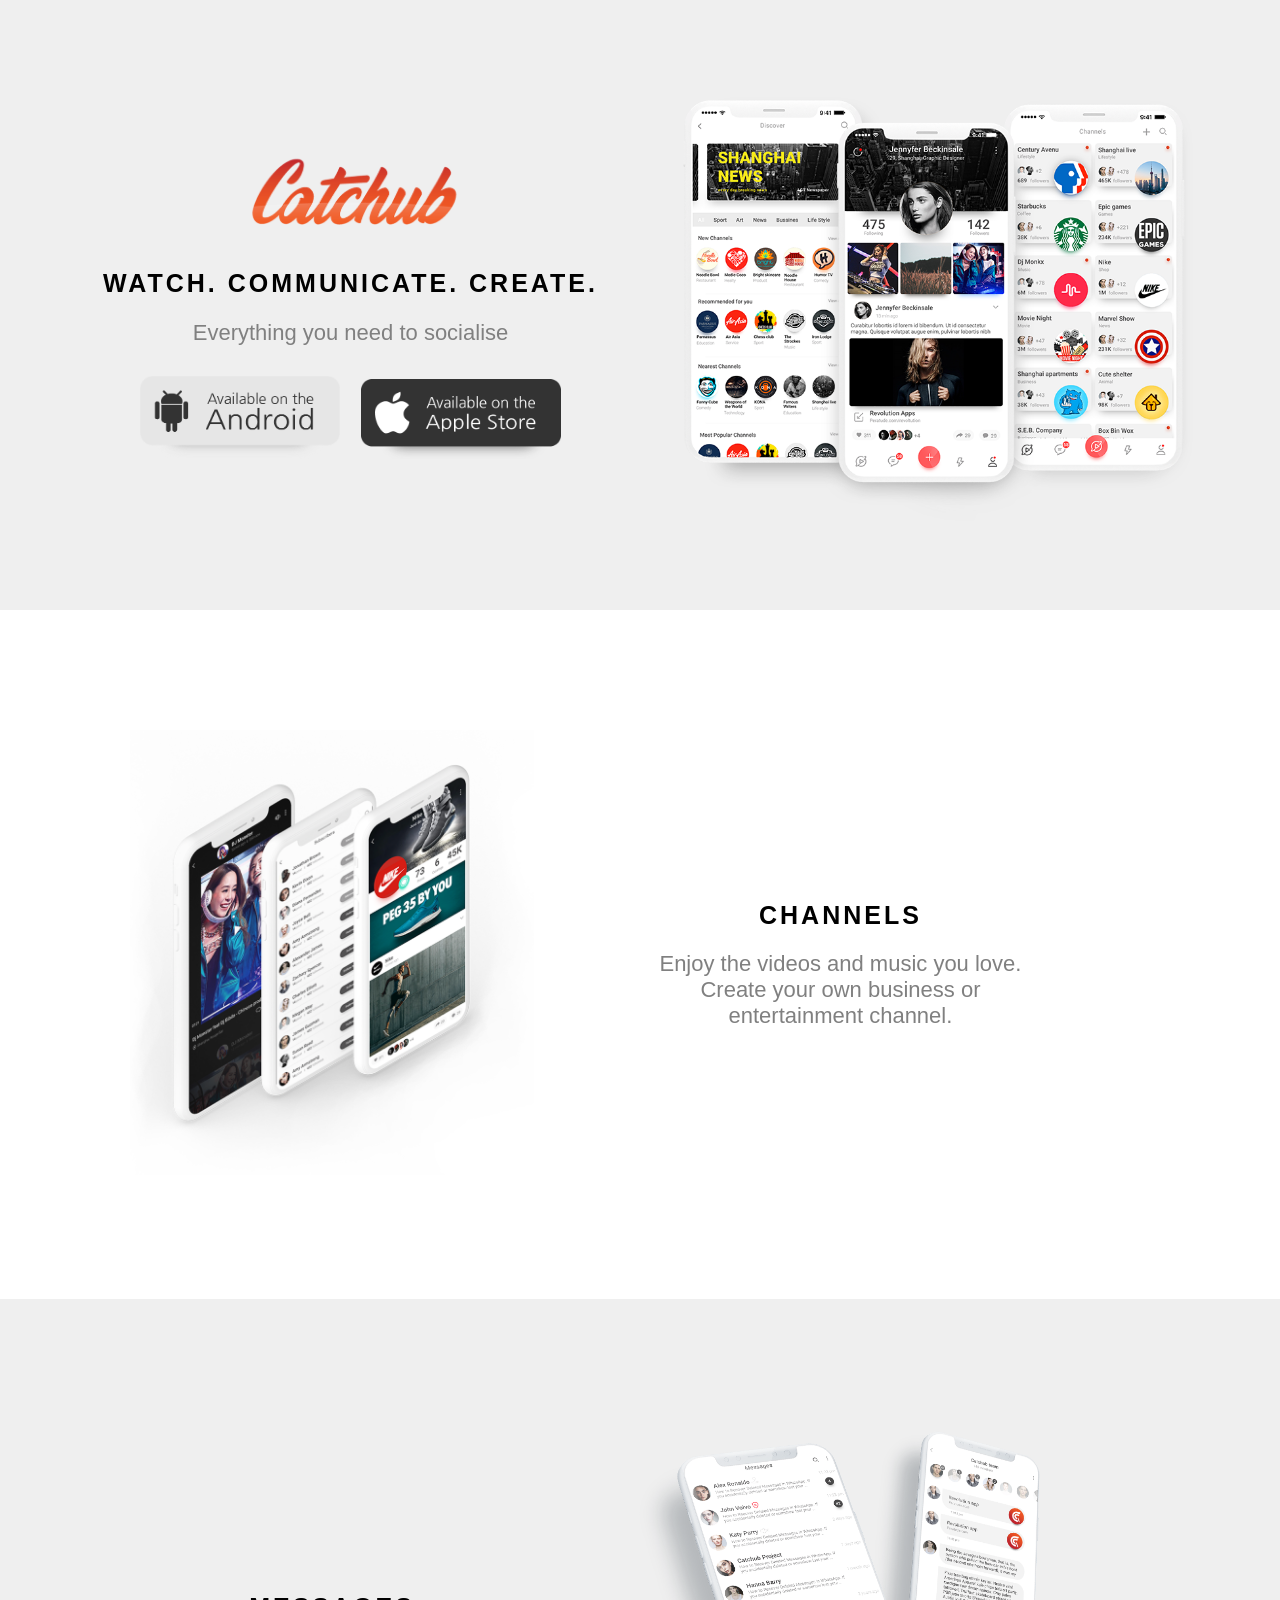
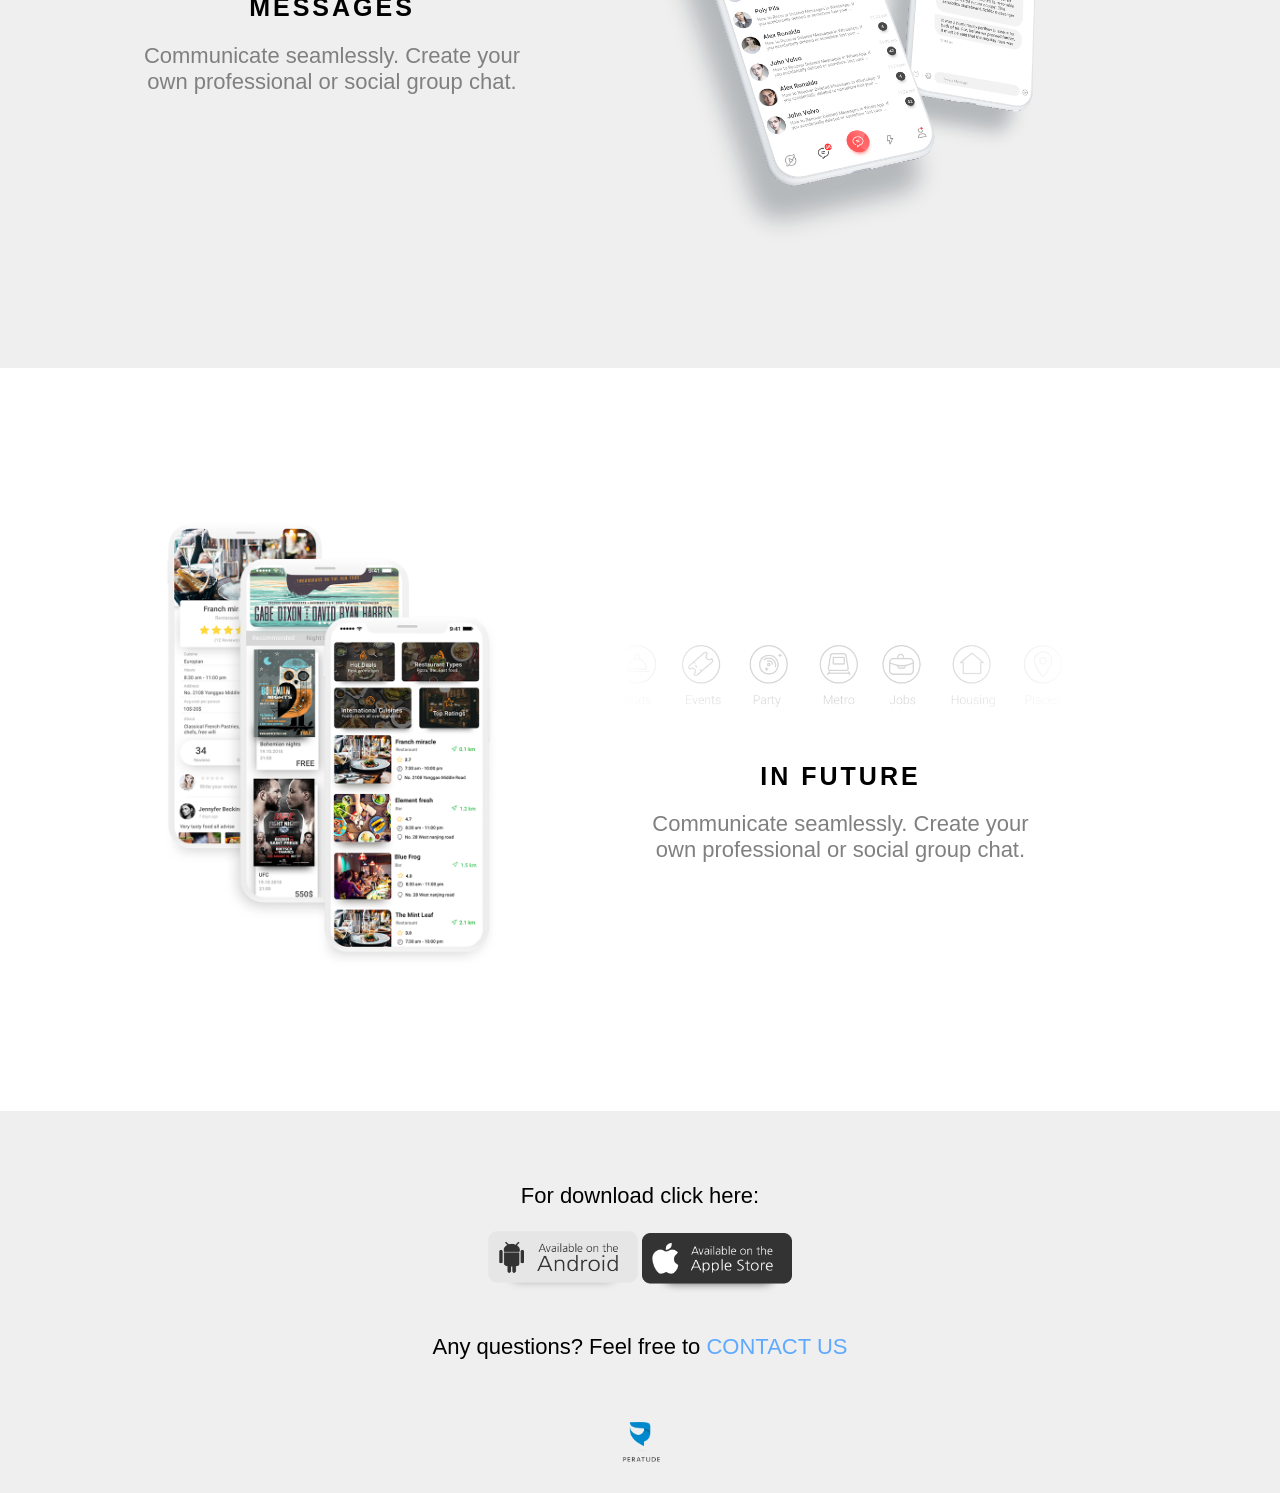
<file: Task1/index.html>
<!DOCTYPE html>
<html>
<head>
<title>Catchub</title>

    <style>
        body{
            margin:0;
            font-family:Arial;
        }

        .hero{
            background: #eeeeeeee;
            padding:60px;
        }

        .hero table{
            width:100%;
        }

        .hero img{
            max-width:100%;
        }

        .logo img{
            display: block;
            margin: auto;
        }

        h1,h2{
            font-size:25px;
            text-align:center;
            letter-spacing:3px;
            font-weight:600;
        }

        p{
            font-size:22px;
            text-align:center;
            color:gray;
        }

        .buttons img{
            width:200px;
            margin:8px;
        }

        .buttons{    
            text-align:center;
        }

        .section{
            padding: 120px 80px;
        }

        .gray{
            background:#eeeeeeee;
        }

        .content{
            width:45%;
            display:inline-block;
            vertical-align:middle;
        }

        .content p{
            width:75%;
            margin:auto;
        }

        .image{
            width:45%;
            display:inline-block;
            text-align:center;
            vertical-align:middle;
        }

        .image img{
            width:80%;
        }

        .icons{
            text-align:center;
            padding:30px;
        }

        .icons img{
            width:500px;
            max-width:100%;
        }

        .download{
            text-align:center;
            padding-top: 50px;
            background:#eeeeeeee;
        }

        .download p{
            font-size:22px;
            text-align:center;
            color:black;
        }

        .contact{
            text-align:center;
            padding:15px;
            background:#eeeeeeee;
        }

        .contact p{
            font-size:22px;
            text-align:center;
            color:black;
        }

        .contact a{
            color:#5fa9ff;
            text-decoration:none;
        }

        .footer{
            text-align:center;
            padding:15px;
            background:#eeeeeeee;
        }

        .footer img{
            width:60px;
        }

    </style>
</head>

<body>

<!--HERO-->
<div class="hero">

<table>
<tr>

<td width="50%">

<div class=" logo">
<img src="logo.png" width="250">
<h1>WATCH. COMMUNICATE. CREATE.</h1>
<p>Everything you need to socialise</p>
</div>

<div class="buttons">
<img src="play_store.png">
<img src="app_store.png">
</div>

</td>

<td width="50%" align="center">
<img src="top_screens.png">
</td>

</tr>
</table>

</div>

<!-- CHANNELS -->
<div class="section">

<div class="image">
<img src="sec_screens.png">
</div>

<div class="content">
<h2>CHANNELS</h2>
<p>
Enjoy the videos and music you love.
Create your own business or entertainment channel.
</p>
</div>

</div>

<!-- MESSAGES -->
<div class="section gray">

<div class="content">
<h2>MESSAGES</h2>
<p>
Communicate seamlessly.
Create your own professional or social group chat.
</p>
</div>

<div class="image">
<img src="thhh_screens.png">
</div>

</div>

<!-- FUTURE -->
<div class="section">

<div class="image">
<img src="for_screens.png">
</div>

<div class="content">

<div class="icons">
<img src="vectors.png"  width="450">
</div>

<h2>IN FUTURE</h2>
<p>Communicate seamlessly. Create your own professional or social group chat.</p>

</div>

</div>

<!-- DOWNLOAD -->
<div class="download">
<p>For download click here:</p>
<img src="play_store.png" width="150">
<img src="app_store.png" width="150">
</div>

<!-- CONTACT -->
<div class="contact">
<p>
Any questions? Feel free to
<a href="#">CONTACT US</a>
</p>
</div>

<!-- FOOTER -->
<div class="footer">
<img src="peratude.png">
</div>

</body>
</html>
</file>
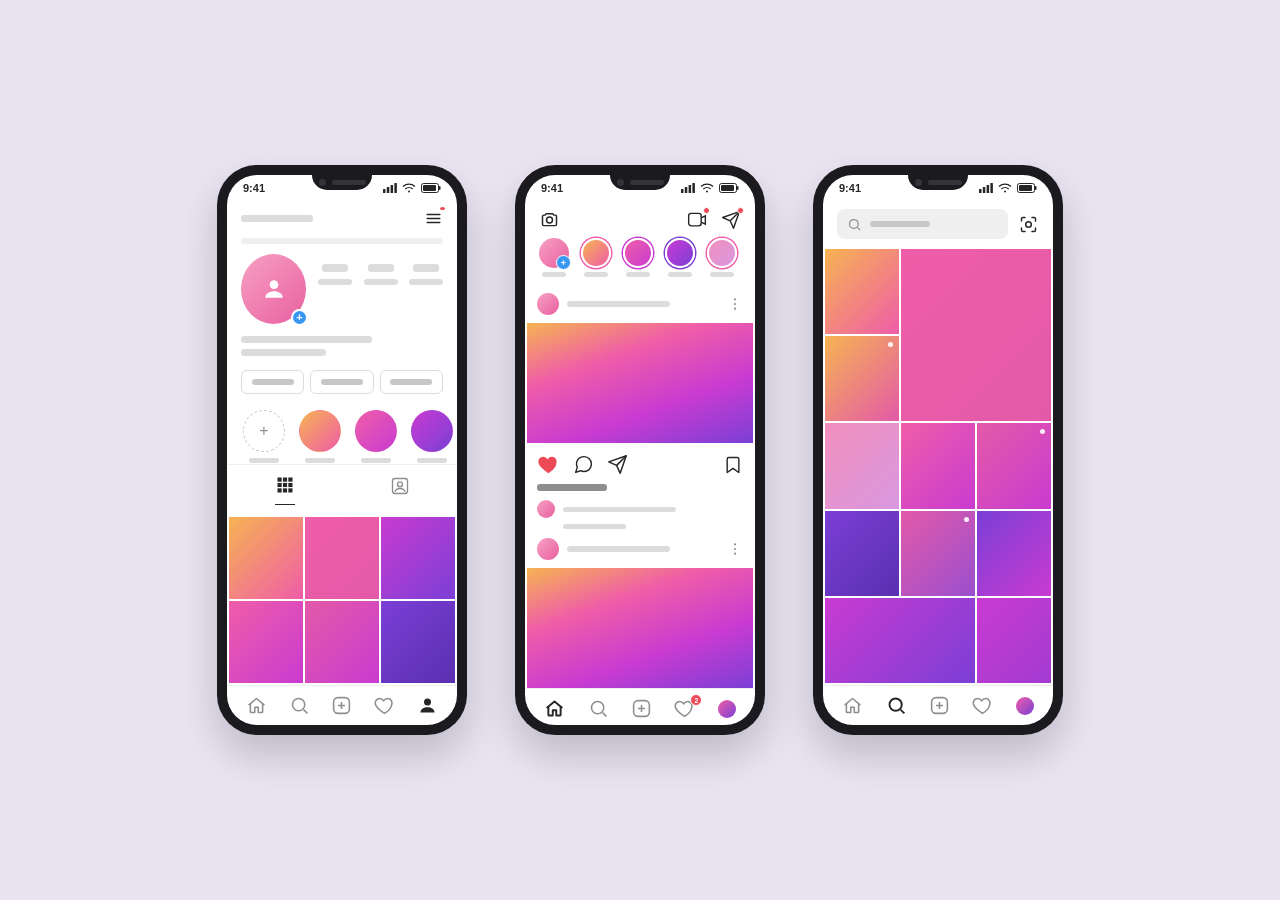
<file: Task3/index.html>
<!DOCTYPE html>
<html lang="en">
<head>
<meta charset="UTF-8">
<title>Instagram Screens</title>
<style>
  :root{
    --bg: #e9e3f2;
    --phone-black: #1b1b1f;
    --screen-bg: #ffffff;
    --text-dark: #262626;
    --text-mid: #8e8e8e;
    --text-light: #c7c7c7;
    --line: #efefef;
    --line-strong: #dcdcdc;
    --grad-1: #f6b352;
    --grad-2: #ef5da8;
    --grad-3: #c93bd1;
    --grad-4: #7b3fd6;
    --heart-red: #ed4956;
    --blue: #3897f0;
  }

  *{ box-sizing: border-box; margin:0; padding:0; }

  body{
    min-height: 100vh;
    background: var(--bg);
    font-family: -apple-system, BlinkMacSystemFont, "Segoe UI", Roboto, Helvetica, Arial, sans-serif;
    display: flex;
    align-items: center;
    justify-content: center;
    padding: 60px 20px;
  }

  .stage{
    display: flex;
    flex-wrap: wrap;
    gap: 48px;
    align-items: center;
    justify-content: center;
  }

  svg.icn{ display:block; }

  /* ---------- Phone chrome ---------- */
  .phone{
    width: 250px;
    height: 570px;
    background: var(--phone-black);
    border-radius: 40px;
    padding: 10px;
    box-shadow: 0 20px 40px rgba(0,0,0,0.18);
    position: relative;
    flex-shrink: 0;
  }

  .notch{
    position: absolute;
    top: 10px;
    left: 50%;
    transform: translateX(-50%);
    width: 60px;
    height: 15px;
    background: var(--phone-black);
    border-bottom-left-radius: 16px;
    border-bottom-right-radius: 16px;
    z-index: 5;
    display: flex;
    align-items: center;
    justify-content: center;
    gap: 6px;
  }
  .notch .cam{ width:7px; height:7px; border-radius:50%; background:#33333a; }
  .notch .spk{ width:34px; height:5px; border-radius:4px; background:#33333a; }

  .screen{
    width: 100%;
    height: 100%;
    background: var(--screen-bg);
    border-radius: 30px;
    overflow: hidden;
    display: flex;
    flex-direction: column;
    position: relative;
  }

  /* ---------- Status bar ---------- */
  .status-bar{
    height: 26px;
    flex-shrink: 0;
    display: flex;
    align-items: center;
    justify-content: space-between;
    padding: 0 16px;
    font-size: 11px;
    font-weight: 600;
    color: var(--text-dark);
  }
  .status-bar .icons{ display:flex; gap:5px; align-items:center; color: var(--text-dark); }

  /* ---------- Shared bottom nav ---------- */
  .bottom-nav{
    height: 40px;
    flex-shrink: 0;
    display: flex;
    align-items: center;
    justify-content: space-around;
    border-top: 1px solid var(--line);
    padding: 0 8px;
  }
  .bottom-nav .icon{ color: var(--text-mid); position: relative; display:flex; }
  .bottom-nav .icon.active{ color: var(--text-dark); }
  .bottom-nav .icon.active svg{ stroke-width: 2.2; }
  .bottom-nav .icon .badge{
    position:absolute; top:-4px; right:-7px;
    display:flex; align-items:center; justify-content:center;
    min-width:12px; height:12px; padding:0 2px;
    border-radius:8px;
    background: var(--heart-red);
    color:#fff; font-size:7px; font-weight:700;
    border: 1.5px solid #fff;
  }
  .bottom-nav .avatar-dot{
    width: 18px; height: 18px;
    border-radius: 50%;
    background: linear-gradient(135deg,var(--grad-2),var(--grad-4));
    flex-shrink:0;
  }

  /* placeholder gradient blocks used across screens */
  .ph-bar{ background: var(--line-strong); border-radius: 3px; }
  .avatar-grad{
    border-radius:50%;
    background: linear-gradient(135deg, #f7a1c4, #e85fa0);
  }

  /* =========================================================
     SCREEN 1 PROFILE
     ========================================================= */
  .profile-screen .top-row{
    display:flex;
    align-items:center;
    justify-content:space-between;
    padding: 8px 14px 6px;
  }
  .profile-screen .top-row .name-bar{ width: 72px; height: 7px; }
  .profile-screen .top-row .menu-icon{ color: var(--text-dark); position:relative; }
  .profile-screen .top-row .menu-icon .dot{
    position:absolute; top:-3px; right:-3px;
    width:7px; height:5px; border-radius:50%;
    background: var(--heart-red); border:1.5px solid #fff;
  }

  .profile-screen .switcher-bar{
    margin: 4px 14px 10px;
    height: 6px;
    border-radius: 4px;
    background: var(--line);
  }

  .profile-screen .info-row{
    display:flex;
    align-items:flex-start;
    gap: 12px;
    padding: 0 14px 12px;
  }
  .profile-screen .avatar-wrap{ position:relative; flex-shrink:0; }
  .profile-screen .avatar-lg{
    width:65px; height:70px;
    display:flex; align-items:center; justify-content:center;
    color:#fff;
  }
  .profile-screen .plus-badge{
    position:absolute; bottom:-2px; right:-2px;
    width:17px; height:17px; border-radius:50%;
    background: var(--blue); border:2px solid #fff;
    display:flex; align-items:center; justify-content:center;
    color:#fff; font-size:11px; font-weight:700; line-height:1;
  }
  .profile-screen .stats-row{
    flex:1;
    display:flex;
    justify-content:space-between;
    padding-top:10px;
  }
  .profile-screen .stat{ display:flex; flex-direction:column; align-items:center; gap:7px; }
  .profile-screen .stat .n{ height:8px; width:26px; }
  .profile-screen .stat .l{ height:6px; width:34px; }

  .profile-screen .bio-lines{
    display:flex; flex-direction:column; gap:6px;
    padding: 0 14px 14px;
  }
  .profile-screen .bio-lines .bar{ height:7px; width:65%; }
  .profile-screen .bio-lines .bar:nth-child(2){ width:42%; }

  .profile-screen .action-row{
    display:flex;
    gap:6px;
    padding: 0 14px 14px;
  }
  .profile-screen .action-btn{
    flex:1;
    height: 24px;
    border-radius: 6px;
    border: 1px solid var(--line-strong);
    display:flex; align-items:center; justify-content:center;
  }
  .profile-screen .action-btn .bar{ height:6px; width:68%; background: var(--text-light); }

  .profile-screen .story-row{
    display:flex;
    align-items:flex-start;
    gap: 14px;
    padding: 2px 16px 1px;
  }
  .profile-screen .story-item{ display:flex; flex-direction:column; align-items:center; gap:6px; }
  .profile-screen .story-circle{
    width: 42px; height:42px;
    border-radius:50%;
    border: 1.5px dashed var(--text-light);
    display:flex; align-items:center; justify-content:center;
    color: var(--text-mid);
    flex-shrink:0;
  }
  .profile-screen .story-circle.filled{
    border-style: solid;
    border-color: transparent;
  }
  .profile-screen .story-circle.filled.s1{ background: linear-gradient(135deg,#f6b352,#ef5da8); }
  .profile-screen .story-circle.filled.s2{ background: linear-gradient(135deg,#ef5da8,#c93bd1); }
  .profile-screen .story-circle.filled.s3{ background: linear-gradient(135deg,#c93bd1,#7b3fd6); }
  .profile-screen .story-item .lbl{ height:5px; width:30px; }

  .profile-screen .tabs-row{
    display:flex;
    justify-content:space-around;
    align-items:center;
    border-top: 1px solid var(--line);
    padding: 10px 0;
    color: var(--text-mid);
  }
  .profile-screen .tabs-row .tab{
    padding-bottom: 9px;
    display:flex;
  }
  .profile-screen .tabs-row .tab.active{ color: var(--text-dark); border-bottom: 1.5px solid var(--text-dark); }

  .profile-screen .post-grid{
    display: grid;
    grid-template-columns: repeat(3, 1fr);
    grid-auto-rows: 1fr;
    gap: 2px;
    padding: 2px;
    overflow: hidden;
    height: 170px;
  }
  .profile-screen .post-grid .cell{ min-height:0; }
  .g1{ background: linear-gradient(135deg,#f6b352,#ef5da8); }
  .g2{ background: linear-gradient(135deg,#ef5da8,#e35aa8); }
  .g3{ background: linear-gradient(135deg,#c93bd1,#7b3fd6); }
  .g4{ background: linear-gradient(135deg,#ef5da8,#c93bd1); }
  .g5{ background: linear-gradient(135deg,#e35aa8,#c93bd1); }
  .g6{ background: linear-gradient(135deg,#7b3fd6,#5a2fb0); }
  .g7{ background: linear-gradient(135deg,#f6b352,#e35aa8); }
  .g8{ background: linear-gradient(135deg,#c93bd1,#a23bd1); }
  .g9{ background: linear-gradient(135deg,#7b3fd6,#c93bd1); }
  .g10{ background: linear-gradient(135deg,#f18fbd,#d998e0); }
  .g11{ background: linear-gradient(135deg,#e35aa8,#9a4fce); }

  /* =========================================================
     SCREEN 2 FEED
     ========================================================= */
  .feed-screen .icon-row{
    display:flex;
    align-items:center;
    padding: 8px 14px 6px;
    color: var(--text-dark);
  }
  .feed-screen .icon-row .right-icons{ margin-left:auto; display:flex; gap:14px; }
  .feed-screen .icon-row .right-icons .ic{ position:relative; }
  .feed-screen .icon-row .right-icons .ic .dot{
    position:absolute; top:-3px; right:-3px;
    width:7px; height:7px; border-radius:50%;
    background: var(--heart-red); border:1.5px solid #fff;
  }

  .feed-screen .stories{
    display:flex; gap:12px;
    padding: 2px 14px 10px;
  }
  .feed-screen .story-item{ display:flex; flex-direction:column; align-items:center; gap:4px; flex-shrink:0; }
  .feed-screen .story-item .circle{
    width:30px; height:30px; border-radius:50%;
    position:relative;
  }
  .feed-screen .story-item .circle.mine{ background: linear-gradient(135deg,#f7a1c4,#e85fa0); }
  .feed-screen .story-item .circle.mine::after{
    content:"+";
    position:absolute; bottom:-2px; right:-2px;
    width:13px; height:13px; border-radius:50%;
    background: var(--blue); color:#fff;
    font-size:9px; font-weight:700;
    display:flex; align-items:center; justify-content:center;
    border:1.5px solid #fff;
  }
  .feed-screen .story-item .circle.o1{ background: linear-gradient(135deg,#f6b352,#ef5da8); border:2px solid #fff; box-shadow:0 0 0 1.5px var(--grad-2); }
  .feed-screen .story-item .circle.o2{ background: linear-gradient(135deg,#ef5da8,#c93bd1); border:2px solid #fff; box-shadow:0 0 0 1.5px var(--grad-3); }
  .feed-screen .story-item .circle.o3{ background: linear-gradient(135deg,#c93bd1,#7b3fd6); border:2px solid #fff; box-shadow:0 0 0 1.5px var(--grad-4); }
  .feed-screen .story-item .circle.o4{ background: linear-gradient(135deg,#f18fbd,#d998e0); border:2px solid #fff; box-shadow:0 0 0 1.5px var(--grad-2); }
  .feed-screen .story-item .lbl{ height:5px; width:24px; }

  .feed-screen .caption-row{
    display:flex; align-items:center; gap:8px;
    padding: 6px 12px 8px;
  }
  .feed-screen .caption-row .mini-avatar{
    width:22px; height:22px; border-radius:50%; flex-shrink:0;
    background: linear-gradient(135deg,#f7a1c4,#e85fa0);
  }
  .feed-screen .caption-row .bar{ height:6px; width:50%; }
  .feed-screen .caption-row .dots{ margin-left:auto; color:var(--text-mid); }

  .feed-screen .post-media{
    margin: 0 2px;
    background: linear-gradient(160deg, var(--grad-1) 0%, var(--grad-2) 32%, var(--grad-3) 66%, var(--grad-4) 100%);
    height: 120px;
    flex-shrink: 0;
  }

  .feed-screen .action-icons{
    display:flex;
    align-items:center;
    padding: 10px 12px 6px;
    color: var(--text-dark);
  }
  .feed-screen .action-icons .left{ display:flex; gap:13px; align-items:center; }
  .feed-screen .action-icons .heart{ color: var(--heart-red); }
  .feed-screen .action-icons .save{ margin-left:auto; }

  .feed-screen .likes-row{ padding: 2px 12px 6px; }
  .feed-screen .likes-row .bar{ height:7px; width:34%; background: var(--text-mid); }

  .feed-screen .comment-line{
    display:flex; align-items:center; gap:8px;
    padding: 3px 12px;
  }
  .feed-screen .comment-line .mini-avatar{
    width:18px; height:18px; border-radius:50%; flex-shrink:0;
    background: linear-gradient(135deg,#f7a1c4,#e85fa0);
  }
  .feed-screen .comment-line .bar{ height:5px; width:55%; }
  .feed-screen .comment-line.text-only{ padding-left: 38px; }
  .feed-screen .comment-line.text-only .bar{ width:35%; }
  .feed-screen .comment-line .dots{ margin-left:auto; color:var(--text-mid); }

  .feed-screen .next-post-peek{
    margin-top: auto;
    height: 26px;
    background: linear-gradient(160deg, var(--grad-3), var(--grad-4));
  }

  /* =========================================================
     SCREEN 3 EXPLORE / GRID
     ========================================================= */
  .grid-screen .top-row{
    display:flex; align-items:center; gap:10px;
    padding: 8px 14px;
  }
  .grid-screen .search-box{
    flex:1;
    height: 30px;
    border-radius: 8px;
    background: var(--line);
    display:flex; align-items:center;
    padding: 0 10px;
    color: var(--text-mid);
    gap:8px;
  }
  .grid-screen .search-box .bar{ height:6px; width:40%; background: var(--text-light); }
  .grid-screen .top-row .cam-icon{ color: var(--text-dark); flex-shrink:0; }

  .grid-screen .explore-grid{
    flex:1;
    display:grid;
    grid-template-columns: repeat(3, 1fr);
    grid-template-rows: repeat(5, 1fr);
    gap: 2px;
    padding: 2px;
    overflow:hidden;
  }
  .grid-screen .cell{ position:relative; }
  .grid-screen .c-small1{ grid-column: 1; grid-row: 1; }
  .grid-screen .c-small2{ grid-column: 1; grid-row: 2; }
  .grid-screen .c-big{ grid-column: 2 / 4; grid-row: 1 / 3; }
  .grid-screen .c-r3a{ grid-column: 1; grid-row: 3; }
  .grid-screen .c-r3b{ grid-column: 2; grid-row: 3; }
  .grid-screen .c-r3c{ grid-column: 3; grid-row: 3; }
  .grid-screen .c-r4a{ grid-column: 1; grid-row: 4; }
  .grid-screen .c-r4b{ grid-column: 2; grid-row: 4; }
  .grid-screen .c-r4c{ grid-column: 3; grid-row: 4; }
  .grid-screen .c-wide{ grid-column: 1 / 3; grid-row: 5; }
  .grid-screen .c-r5c{ grid-column: 3; grid-row: 5; }
  .grid-screen .cell .dot-mark{
    position:absolute; top:6px; right:6px;
    width:5px; height:5px; border-radius:50%;
    background:#fff; opacity:0.9;
  }

  /* ---------- caption under each phone ---------- */
  .phone-wrap{ display:flex; flex-direction:column; align-items:center; gap:14px; }
  .phone-label{
    font-size: 13px;
    font-weight: 600;
    color: var(--text-dark);
    letter-spacing: 0.2px;
  }
</style>
</head>
<body>

<div class="stage">

  <!-- ============ SCREEN 1: PROFILE ============ -->
  <div class="phone-wrap">
    <div class="phone">
      <div class="notch"><span class="cam"></span><span class="spk"></span></div>
      <div class="screen profile-screen">
        <div class="status-bar">
          <span>9:41</span>
          <span class="icons">
            <svg class="icn" width="14" height="10" viewBox="0 0 14 10" fill="currentColor"><rect x="0" y="6" width="2.5" height="4" rx="0.5"/><rect x="3.8" y="4" width="2.5" height="6" rx="0.5"/><rect x="7.6" y="2" width="2.5" height="8" rx="0.5"/><rect x="11.4" y="0" width="2.5" height="10" rx="0.5"/></svg>
            <svg class="icn" width="14" height="10" viewBox="0 0 14 10" fill="none" stroke="currentColor" stroke-width="1.3"><path d="M1 3.5a9 9 0 0 1 12 0"/><path d="M3.3 6a5.5 5.5 0 0 1 7.4 0"/><circle cx="7" cy="8.6" r="1" fill="currentColor" stroke="none"/></svg>
            <svg class="icn" width="20" height="10" viewBox="0 0 20 10" fill="none"><rect x="0.5" y="0.5" width="17" height="9" rx="2" stroke="currentColor"/><rect x="2" y="2" width="13" height="6" rx="1" fill="currentColor"/><rect x="18" y="3" width="1.5" height="4" rx="0.7" fill="currentColor"/></svg>
          </span>
        </div>

        <div class="top-row">
          <div class="ph-bar name-bar"></div>
          <span class="menu-icon">
            <svg class="icn" width="19" height="19" viewBox="0 0 24 24" fill="none" stroke="currentColor" stroke-width="1.8" stroke-linecap="round"><line x1="4" y1="7" x2="20" y2="7"/><line x1="4" y1="12" x2="20" y2="12"/><line x1="4" y1="17" x2="20" y2="17"/></svg>
            <span class="dot"></span>
          </span>
        </div>

        <div class="switcher-bar"></div>

        <div class="info-row">
          <div class="avatar-wrap">
            <div class="avatar-lg avatar-grad">
              <svg width="26" height="26" viewBox="0 0 24 24" fill="currentColor"><circle cx="12" cy="8" r="4"/><path d="M4 20c0-4 4-6 8-6s8 2 8 6z"/></svg>
            </div>
            <div class="plus-badge">+</div>
          </div>
          <div class="stats-row">
            <div class="stat"><div class="ph-bar n"></div><div class="ph-bar l"></div></div>
            <div class="stat"><div class="ph-bar n"></div><div class="ph-bar l"></div></div>
            <div class="stat"><div class="ph-bar n"></div><div class="ph-bar l"></div></div>
          </div>
        </div>

        <div class="bio-lines">
          <div class="ph-bar bar"></div>
          <div class="ph-bar bar"></div>
        </div>

        <div class="action-row">
          <div class="action-btn"><div class="ph-bar bar"></div></div>
          <div class="action-btn"><div class="ph-bar bar"></div></div>
          <div class="action-btn"><div class="ph-bar bar"></div></div>
        </div>

        <div class="story-row">
          <div class="story-item">
            <div class="story-circle">+</div>
            <div class="ph-bar lbl"></div>
          </div>
          <div class="story-item">
            <div class="story-circle filled s1"></div>
            <div class="ph-bar lbl"></div>
          </div>
          <div class="story-item">
            <div class="story-circle filled s2"></div>
            <div class="ph-bar lbl"></div>
          </div>
          <div class="story-item">
            <div class="story-circle filled s3"></div>
            <div class="ph-bar lbl"></div>
          </div>
        </div>

        <div class="tabs-row">
          <span class="tab active">
            <svg class="icn" width="20" height="20" viewBox="0 0 24 24" fill="currentColor"><rect x="3" y="3" width="5" height="5"/><rect x="9.5" y="3" width="5" height="5"/><rect x="16" y="3" width="5" height="5"/><rect x="3" y="9.5" width="5" height="5"/><rect x="9.5" y="9.5" width="5" height="5"/><rect x="16" y="9.5" width="5" height="5"/><rect x="3" y="16" width="5" height="5"/><rect x="9.5" y="16" width="5" height="5"/><rect x="16" y="16" width="5" height="5"/></svg>
          </span>
          <span class="tab">
            <svg class="icn" width="20" height="20" viewBox="0 0 24 24" fill="none" stroke="currentColor" stroke-width="1.6"><rect x="3" y="3" width="18" height="18" rx="3"/><circle cx="12" cy="10" r="3"/><path d="M6 19c1-3 4-4 6-4s5 1 6 4"/></svg>
          </span>
        </div>

        <div class="post-grid">
          <div class="cell g1"></div>
          <div class="cell g2"></div>
          <div class="cell g3"></div>
          <div class="cell g4"></div>
          <div class="cell g5"></div>
          <div class="cell g6"></div>
        </div>

        <div class="bottom-nav">
          <span class="icon"><svg class="icn" width="21" height="21" viewBox="0 0 24 24" fill="none" stroke="currentColor" stroke-width="1.8" stroke-linejoin="round"><path d="M3 11.5 12 4l9 7.5"/><path d="M5 10v9a1 1 0 0 0 1 1h4v-6h4v6h4a1 1 0 0 0 1-1v-9"/></svg></span>
          <span class="icon"><svg class="icn" width="21" height="21" viewBox="0 0 24 24" fill="none" stroke="currentColor" stroke-width="1.8"><circle cx="11" cy="11" r="7"/><line x1="21" y1="21" x2="16.65" y2="16.65"/></svg></span>
          <span class="icon"><svg class="icn" width="21" height="21" viewBox="0 0 24 24" fill="none" stroke="currentColor" stroke-width="1.8"><rect x="3" y="3" width="18" height="18" rx="5"/><line x1="12" y1="8" x2="12" y2="16"/><line x1="8" y1="12" x2="16" y2="12"/></svg></span>
          <span class="icon"><svg class="icn" width="21" height="21" viewBox="0 0 24 24" fill="none" stroke="currentColor" stroke-width="1.8" stroke-linejoin="round"><path d="M12 21s-7.5-4.6-10-9.3C.5 7.8 2.6 4 6.4 4c2 0 3.6 1.1 4.6 2.8C12 5.1 13.6 4 15.6 4 19.4 4 21.5 7.8 20 11.7 19.5 16.4 12 21 12 21z"/></svg></span>
          <span class="icon active"><svg class="icn" width="21" height="21" viewBox="0 0 24 24" fill="currentColor"><circle cx="12" cy="8" r="4"/><path d="M4 20c0-4 4-6 8-6s8 2 8 6z"/></svg></span>
        </div>
      </div>
    </div>
  </div>

  <!-- ============ SCREEN 2: FEED ============ -->
  <div class="phone-wrap">
    <div class="phone">
      <div class="notch"><span class="cam"></span><span class="spk"></span></div>
      <div class="screen feed-screen">
        <div class="status-bar">
          <span>9:41</span>
          <span class="icons">
            <svg class="icn" width="14" height="10" viewBox="0 0 14 10" fill="currentColor"><rect x="0" y="6" width="2.5" height="4" rx="0.5"/><rect x="3.8" y="4" width="2.5" height="6" rx="0.5"/><rect x="7.6" y="2" width="2.5" height="8" rx="0.5"/><rect x="11.4" y="0" width="2.5" height="10" rx="0.5"/></svg>
            <svg class="icn" width="14" height="10" viewBox="0 0 14 10" fill="none" stroke="currentColor" stroke-width="1.3"><path d="M1 3.5a9 9 0 0 1 12 0"/><path d="M3.3 6a5.5 5.5 0 0 1 7.4 0"/><circle cx="7" cy="8.6" r="1" fill="currentColor" stroke="none"/></svg>
            <svg class="icn" width="20" height="10" viewBox="0 0 20 10" fill="none"><rect x="0.5" y="0.5" width="17" height="9" rx="2" stroke="currentColor"/><rect x="2" y="2" width="13" height="6" rx="1" fill="currentColor"/><rect x="18" y="3" width="1.5" height="4" rx="0.7" fill="currentColor"/></svg>
          </span>
        </div>

        <div class="icon-row">
          <svg class="icn" width="21" height="21" viewBox="0 0 24 24" fill="none" stroke="currentColor" stroke-width="1.7" stroke-linejoin="round"><path d="M4 8.5a1.5 1.5 0 0 1 1.5-1.5h1.6l1-1.5h7.8l1 1.5h1.6A1.5 1.5 0 0 1 20 8.5v9A1.5 1.5 0 0 1 18.5 19h-13A1.5 1.5 0 0 1 4 17.5z"/><circle cx="12" cy="12.5" r="3.4"/></svg>
          <span class="right-icons">
            <span class="ic">
              <svg class="icn" width="20" height="20" viewBox="0 0 24 24" fill="none" stroke="currentColor" stroke-width="1.7"><rect x="2" y="4" width="15" height="15" rx="3"/><path d="M17 9.5 22 7v10l-5-2.5"/></svg>
              <span class="dot"></span>
            </span>
            <span class="ic">
              <svg class="icn" width="20" height="20" viewBox="0 0 24 24" fill="none" stroke="currentColor" stroke-width="1.7" stroke-linejoin="round"><line x1="22" y1="2" x2="11" y2="13"/><polygon points="22 2 15 22 11 13 2 9 22 2"/></svg>
              <span class="dot"></span>
            </span>
          </span>
        </div>

        <div class="stories">
          <div class="story-item"><div class="circle mine"></div><div class="ph-bar lbl"></div></div>
          <div class="story-item"><div class="circle o1"></div><div class="ph-bar lbl"></div></div>
          <div class="story-item"><div class="circle o2"></div><div class="ph-bar lbl"></div></div>
          <div class="story-item"><div class="circle o3"></div><div class="ph-bar lbl"></div></div>
          <div class="story-item"><div class="circle o4"></div><div class="ph-bar lbl"></div></div>
        </div>

        <div class="caption-row">
          <div class="mini-avatar"></div>
          <div class="ph-bar bar"></div>
          <span class="dots"><svg class="icn" width="16" height="16" viewBox="0 0 24 24" fill="currentColor"><circle cx="12" cy="5" r="1.6"/><circle cx="12" cy="12" r="1.6"/><circle cx="12" cy="19" r="1.6"/></svg></span>
        </div>

        <div class="post-media"></div>

        <div class="action-icons">
          <div class="left">
            <span class="heart"><svg class="icn" width="23" height="23" viewBox="0 0 24 24" fill="currentColor"><path d="M12 21s-7.5-4.6-10-9.3C.5 7.8 2.6 4 6.4 4c2 0 3.6 1.1 4.6 2.8C12 5.1 13.6 4 15.6 4 19.4 4 21.5 7.8 20 11.7 19.5 16.4 12 21 12 21z"/></svg></span>
            <span><svg class="icn" width="21" height="21" viewBox="0 0 24 24" fill="none" stroke="currentColor" stroke-width="1.6" stroke-linejoin="round"><path d="M21 11.5a8.38 8.38 0 0 1-.9 3.8 8.5 8.5 0 0 1-7.6 4.7 8.38 8.38 0 0 1-3.8-.9L3 21l1.9-5.7a8.38 8.38 0 0 1-.9-3.8 8.5 8.5 0 0 1 4.7-7.6 8.38 8.38 0 0 1 3.8-.9h.5a8.48 8.48 0 0 1 8 8v.5z"/></svg></span>
            <span><svg class="icn" width="21" height="21" viewBox="0 0 24 24" fill="none" stroke="currentColor" stroke-width="1.7" stroke-linejoin="round"><line x1="22" y1="2" x2="11" y2="13"/><polygon points="22 2 15 22 11 13 2 9 22 2"/></svg></span>
          </div>
          <span class="save"><svg class="icn" width="20" height="20" viewBox="0 0 24 24" fill="none" stroke="currentColor" stroke-width="1.7" stroke-linejoin="round"><path d="M19 21 12 16 5 21V5a2 2 0 0 1 2-2h10a2 2 0 0 1 2 2z"/></svg></span>
        </div>

        <div class="likes-row"><div class="ph-bar bar"></div></div>

        <div class="comment-line">
          <div class="mini-avatar"></div>
          <div class="ph-bar bar"></div>
        </div>
        <div class="comment-line text-only">
          <div class="ph-bar bar"></div>
        </div>

        <div class="caption-row">
          <div class="mini-avatar"></div>
          <div class="ph-bar bar"></div>
          <span class="dots"><svg class="icn" width="16" height="16" viewBox="0 0 24 24" fill="currentColor"><circle cx="12" cy="5" r="1.6"/><circle cx="12" cy="12" r="1.6"/><circle cx="12" cy="19" r="1.6"/></svg></span>
        </div>

        <div class="post-media"></div>

        <div class="bottom-nav">
          <span class="icon active"><svg class="icn" width="21" height="21" viewBox="0 0 24 24" fill="none" stroke="currentColor" stroke-width="1.8" stroke-linejoin="round"><path d="M3 11.5 12 4l9 7.5"/><path d="M5 10v9a1 1 0 0 0 1 1h4v-6h4v6h4a1 1 0 0 0 1-1v-9"/></svg></span>
          <span class="icon"><svg class="icn" width="21" height="21" viewBox="0 0 24 24" fill="none" stroke="currentColor" stroke-width="1.8"><circle cx="11" cy="11" r="7"/><line x1="21" y1="21" x2="16.65" y2="16.65"/></svg></span>
          <span class="icon"><svg class="icn" width="21" height="21" viewBox="0 0 24 24" fill="none" stroke="currentColor" stroke-width="1.8"><rect x="3" y="3" width="18" height="18" rx="5"/><line x1="12" y1="8" x2="12" y2="16"/><line x1="8" y1="12" x2="16" y2="12"/></svg></span>
          <span class="icon">
            <svg class="icn" width="21" height="21" viewBox="0 0 24 24" fill="none" stroke="currentColor" stroke-width="1.8" stroke-linejoin="round"><path d="M12 21s-7.5-4.6-10-9.3C.5 7.8 2.6 4 6.4 4c2 0 3.6 1.1 4.6 2.8C12 5.1 13.6 4 15.6 4 19.4 4 21.5 7.8 20 11.7 19.5 16.4 12 21 12 21z"/></svg>
            <span class="badge">2</span>
          </span>
          <span class="avatar-dot"></span>
        </div>
      </div>
    </div>
  </div>

  <!-- ============ SCREEN 3: EXPLORE GRID ============ -->
  <div class="phone-wrap">
    <div class="phone">
      <div class="notch"><span class="cam"></span><span class="spk"></span></div>
      <div class="screen grid-screen">
        <div class="status-bar">
          <span>9:41</span>
          <span class="icons">
            <svg class="icn" width="14" height="10" viewBox="0 0 14 10" fill="currentColor"><rect x="0" y="6" width="2.5" height="4" rx="0.5"/><rect x="3.8" y="4" width="2.5" height="6" rx="0.5"/><rect x="7.6" y="2" width="2.5" height="8" rx="0.5"/><rect x="11.4" y="0" width="2.5" height="10" rx="0.5"/></svg>
            <svg class="icn" width="14" height="10" viewBox="0 0 14 10" fill="none" stroke="currentColor" stroke-width="1.3"><path d="M1 3.5a9 9 0 0 1 12 0"/><path d="M3.3 6a5.5 5.5 0 0 1 7.4 0"/><circle cx="7" cy="8.6" r="1" fill="currentColor" stroke="none"/></svg>
            <svg class="icn" width="20" height="10" viewBox="0 0 20 10" fill="none"><rect x="0.5" y="0.5" width="17" height="9" rx="2" stroke="currentColor"/><rect x="2" y="2" width="13" height="6" rx="1" fill="currentColor"/><rect x="18" y="3" width="1.5" height="4" rx="0.7" fill="currentColor"/></svg>
          </span>
        </div>

        <div class="top-row">
          <div class="search-box">
            <svg class="icn" width="15" height="15" viewBox="0 0 24 24" fill="none" stroke="currentColor" stroke-width="2"><circle cx="11" cy="11" r="7"/><line x1="21" y1="21" x2="16.65" y2="16.65"/></svg>
            <div class="ph-bar bar"></div>
          </div>
          <span class="cam-icon">
            <svg class="icn" width="21" height="21" viewBox="0 0 24 24" fill="none" stroke="currentColor" stroke-width="1.7" stroke-linecap="round" stroke-linejoin="round"><path d="M4 8V5.5A1.5 1.5 0 0 1 5.5 4H8"/><path d="M20 8V5.5A1.5 1.5 0 0 0 18.5 4H16"/><path d="M4 16v2.5A1.5 1.5 0 0 0 5.5 20H8"/><path d="M20 16v2.5a1.5 1.5 0 0 1-1.5 1.5H16"/><circle cx="12" cy="12" r="3.2"/></svg>
          </span>
        </div>

        <div class="explore-grid">
          <div class="cell g1 c-small1"></div>
          <div class="cell g7 c-small2"><span class="dot-mark"></span></div>
          <div class="cell g2 c-big"></div>
          <div class="cell g10 c-r3a"></div>
          <div class="cell g4 c-r3b"></div>
          <div class="cell g5 c-r3c"><span class="dot-mark"></span></div>
          <div class="cell g6 c-r4a"></div>
          <div class="cell g11 c-r4b"><span class="dot-mark"></span></div>
          <div class="cell g9 c-r4c"></div>
          <div class="cell g3 c-wide"></div>
          <div class="cell g8 c-r5c"></div>
        </div>

        <div class="bottom-nav">
          <span class="icon"><svg class="icn" width="21" height="21" viewBox="0 0 24 24" fill="none" stroke="currentColor" stroke-width="1.8" stroke-linejoin="round"><path d="M3 11.5 12 4l9 7.5"/><path d="M5 10v9a1 1 0 0 0 1 1h4v-6h4v6h4a1 1 0 0 0 1-1v-9"/></svg></span>
          <span class="icon active"><svg class="icn" width="21" height="21" viewBox="0 0 24 24" fill="none" stroke="currentColor" stroke-width="1.8"><circle cx="11" cy="11" r="7"/><line x1="21" y1="21" x2="16.65" y2="16.65"/></svg></span>
          <span class="icon"><svg class="icn" width="21" height="21" viewBox="0 0 24 24" fill="none" stroke="currentColor" stroke-width="1.8"><rect x="3" y="3" width="18" height="18" rx="5"/><line x1="12" y1="8" x2="12" y2="16"/><line x1="8" y1="12" x2="16" y2="12"/></svg></span>
          <span class="icon"><svg class="icn" width="21" height="21" viewBox="0 0 24 24" fill="none" stroke="currentColor" stroke-width="1.8" stroke-linejoin="round"><path d="M12 21s-7.5-4.6-10-9.3C.5 7.8 2.6 4 6.4 4c2 0 3.6 1.1 4.6 2.8C12 5.1 13.6 4 15.6 4 19.4 4 21.5 7.8 20 11.7 19.5 16.4 12 21 12 21z"/></svg></span>
          <span class="avatar-dot"></span>
        </div>
      </div>
    </div>
  </div>

</div>

</body>
</html>
</file>
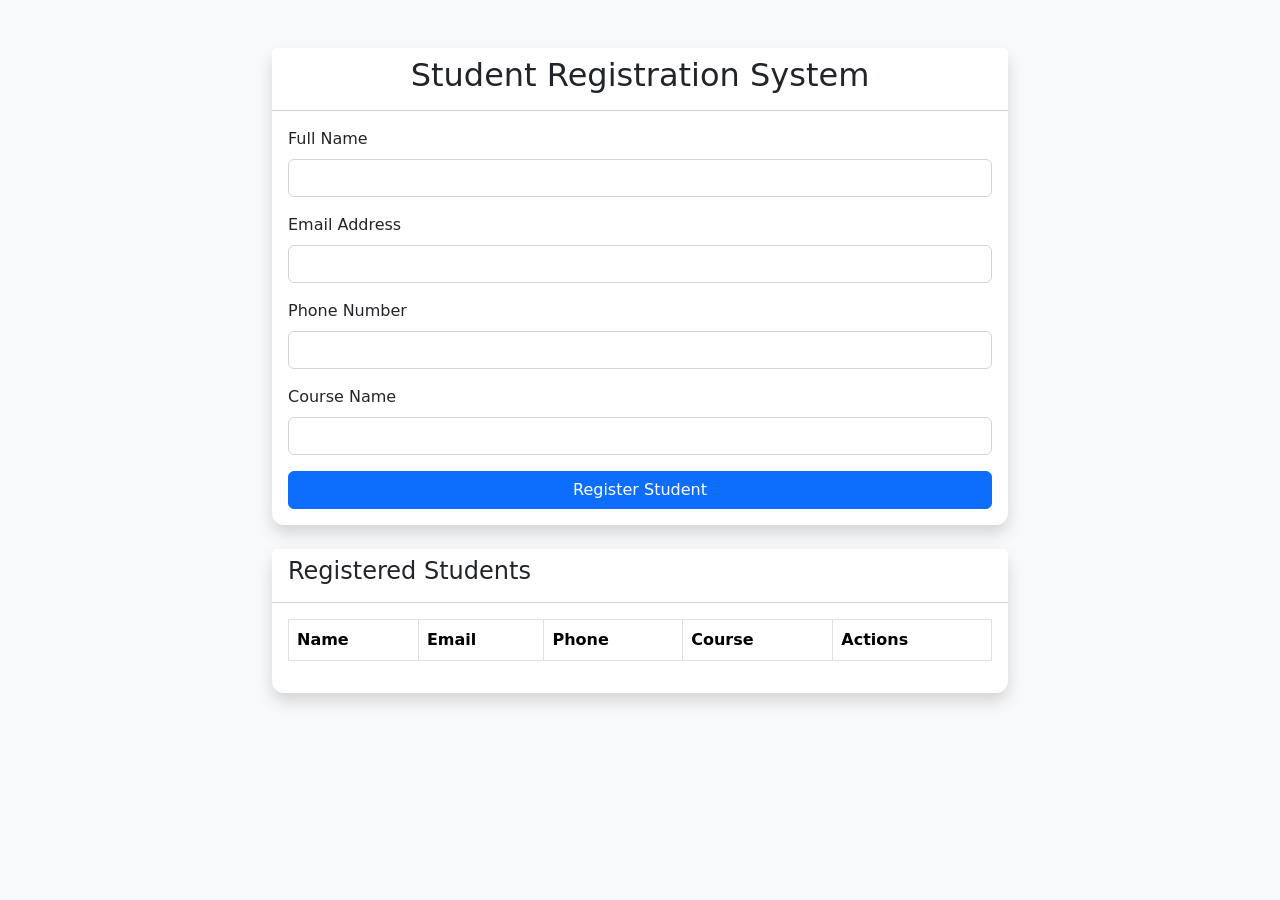
<file: Task7/index.html>
<!DOCTYPE html>
<html lang="en">
<head>
    <meta charset="UTF-8">
    <meta name="viewport" content="width=device-width, initial-scale=1.0">
    <title>Student Registration System</title>

    <link href="https://cdn.jsdelivr.net/npm/bootstrap@5.3.3/dist/css/bootstrap.min.css" rel="stylesheet">
    <link rel="stylesheet" href="css/style.css">
</head>
<body>

<div class="container py-5">

    <div class="row justify-content-center">
        <div class="col-lg-8">

            <div class="card shadow">
                <div class="card-header">
                    <h2 class="text-center">Student Registration System</h2>
                </div>

                <div class="card-body">

                    <form id="studentForm">

                        <div class="mb-3">
                            <label class="form-label">Full Name</label>
                            <input type="text" id="name" class="form-control">
                            <small id="nameError" class="text-danger"></small>
                        </div>

                        <div class="mb-3">
                            <label class="form-label">Email Address</label>
                            <input type="text" id="email" class="form-control">
                            <small id="emailError" class="text-danger"></small>
                        </div>

                        <div class="mb-3">
                            <label class="form-label">Phone Number</label>
                            <input type="text" id="phone" class="form-control">
                            <small id="phoneError" class="text-danger"></small>
                        </div>

                        <div class="mb-3">
                            <label class="form-label">Course Name</label>
                            <input type="text" id="course" class="form-control">
                            <small id="courseError" class="text-danger"></small>
                        </div>

                        <button type="submit" id="submitBtn" class="btn btn-primary w-100">
                            Register Student
                        </button>

                    </form>

                </div>
            </div>

            <div class="card shadow mt-4">
                <div class="card-header">
                    <h4>Registered Students</h4>
                </div>

                <div class="card-body table-responsive">

                    <table class="table table-bordered table-striped">
                        <thead>
                            <tr>
                                <th>Name</th>
                                <th>Email</th>
                                <th>Phone</th>
                                <th>Course</th>
                                <th>Actions</th>
                            </tr>
                        </thead>

                        <tbody id="tableBody">

                        </tbody>
                    </table>

                </div>
            </div>

        </div>
    </div>

</div>

<script src="js/script.js"></script>
</body>
</html>
</file>
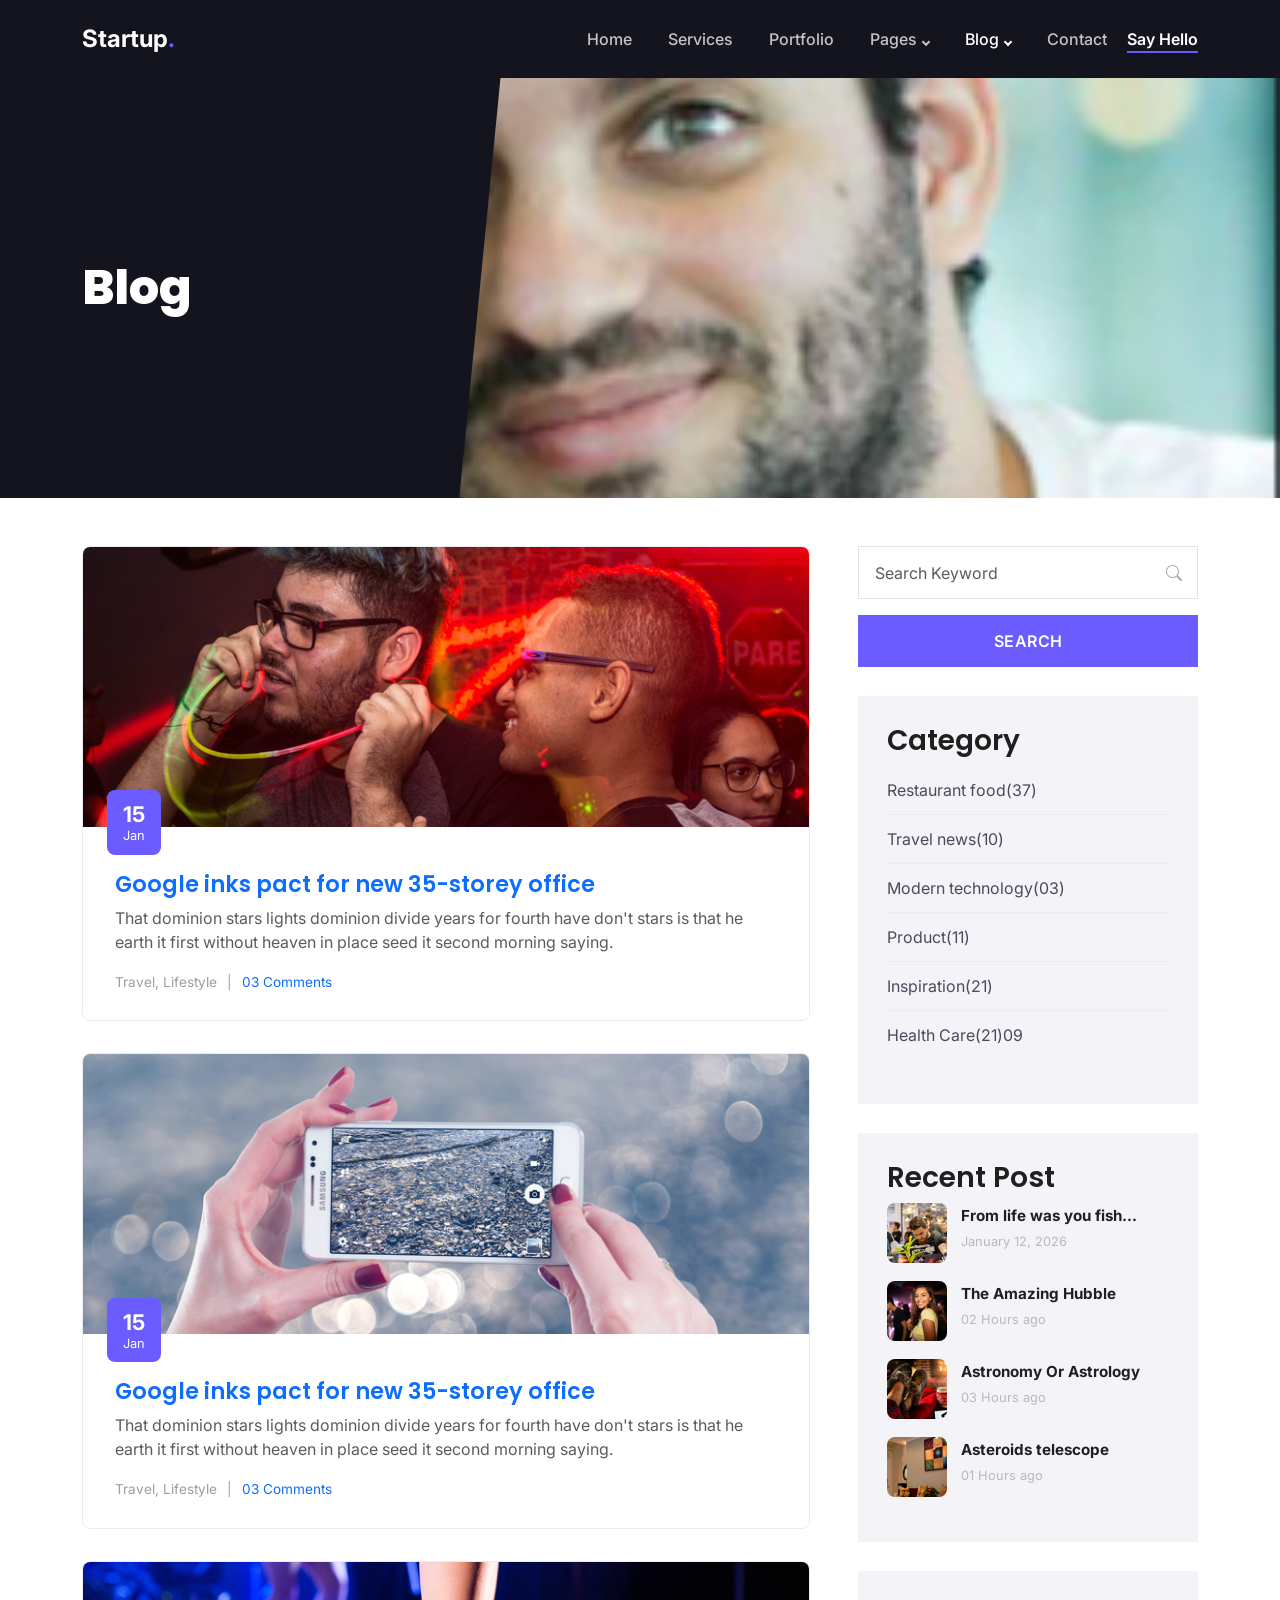
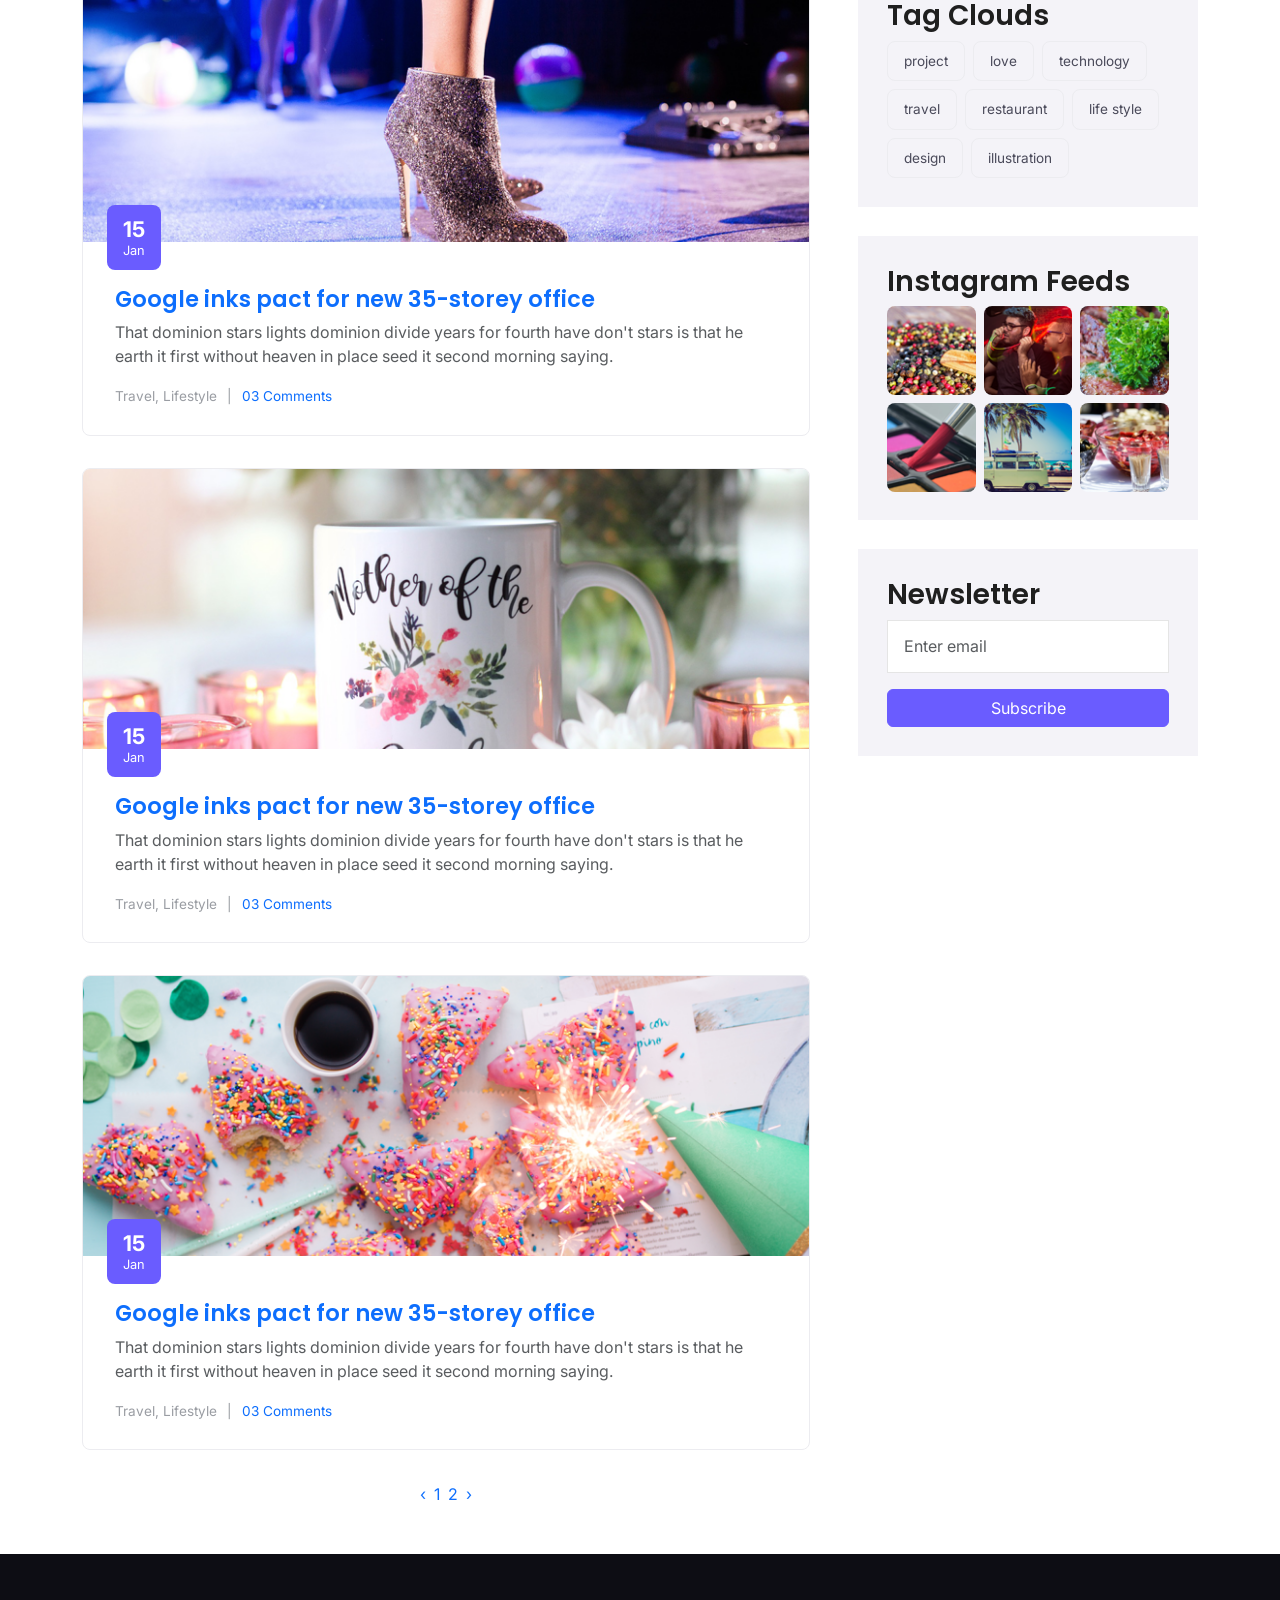
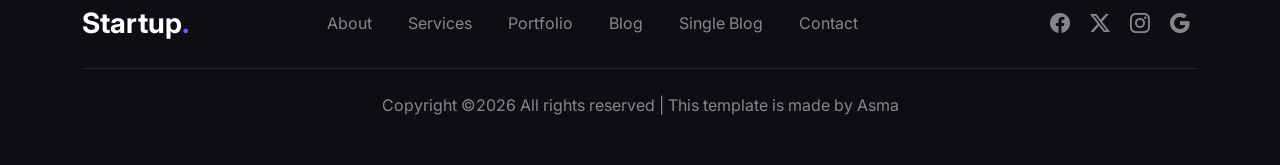
<file: Task5/blog.html>
<!DOCTYPE html>
<html lang="en">
<head>
<meta charset="UTF-8">
<meta name="viewport" content="width=device-width, initial-scale=1.0">
<title>Startup — Blog</title>

<link href="https://cdn.jsdelivr.net/npm/bootstrap@5.3.3/dist/css/bootstrap.min.css" rel="stylesheet">
<link rel="stylesheet" href="https://cdn.jsdelivr.net/npm/bootstrap-icons@1.11.3/font/bootstrap-icons.min.css">
<link rel="preconnect" href="https://fonts.googleapis.com">
<link href="https://fonts.googleapis.com/css2?family=Poppins:wght@400;500;600;700;800&family=Inter:wght@400;500;600&display=swap" rel="stylesheet">

<style>
  :root{
    --brand:#6a5cff;
    --brand-dark:#5644e0;
    --ink:#0d0d14;
    --ink-2:#14141f;
    --sidebar-bg:#f4f3f8;
    --text-muted:#7a7a7a;
  }
  body{ font-family:'Inter', sans-serif; color:#4a4a5a; margin:0; }
  a{ text-decoration:none; }
  h1,h2,h3,h4,h5{ font-family:'Poppins', sans-serif; font-weight:600; color:#1f1f1f; }

  .site-navbar{ padding: 1rem 0; }
  .navbar-toggle-checkbox{ display:none; }
  .navbar-toggle-btn{
    display:none; flex-direction:column; gap:5px; cursor:pointer;
    background:none; border:0; padding:6px; margin-left:auto;
  }
  .navbar-toggle-btn span{ width:24px; height:2px; background:#fff; display:block; }
  .nav-list{
    list-style:none; display:flex; align-items:center; gap:.25rem;
    margin:0; padding:0; margin-left:auto;
  }
  .nav-list .nav-item{ position:relative; }
  .nav-list .nav-link{ display:block; padding:.5rem 1rem; color:rgba(255,255,255,.75); font-weight:500; }
  .nav-list .nav-link:hover, .nav-list .nav-link.active{ color:#fff; }
  .has-dropdown > .nav-link::after{
    content:""; display:inline-block; width:6px; height:6px;
    border-right:2px solid currentColor; border-bottom:2px solid currentColor;
    transform:rotate(45deg); margin-left:6px;
  }
  .dropdown-panel{
    position:absolute; top:100%; left:0; min-width:190px;
    background: var(--ink-2); border-radius:.5rem; padding:.5rem 0;
    box-shadow:0 12px 30px rgba(0,0,0,.35);
    opacity:0; visibility:hidden; transform:translateY(6px);
    transition:opacity .18s ease, transform .18s ease, visibility .18s;
    z-index:20;
  }
  .has-dropdown:hover .dropdown-panel,
  .has-dropdown:focus-within .dropdown-panel{ opacity:1; visibility:visible; transform:translateY(0); }
  .dropdown-panel a{ display:block; padding:.6rem 1.1rem; color:#d8d8dc; font-size:.9rem; }
  .dropdown-panel a:hover{ color:#fff; background:rgba(255,255,255,.05); }
  .say-hello{ color:#fff; border-bottom:2px solid var(--brand); padding-bottom:2px; font-weight:600; }

  @media (max-width: 991.98px){
    .navbar-toggle-btn{ display:flex; }
    .nav-list{
      position:fixed; top:70px; left:0; right:0; bottom:0;
      background:var(--ink-2); flex-direction:column; align-items:stretch;
      gap:0; padding:1rem 1.5rem 2rem; transform:translateX(100%);
      transition:transform .25s ease; overflow-y:auto;
    }
    .navbar-toggle-checkbox:checked ~ .nav-list{ transform:translateX(0); }
    .nav-list .nav-item{ border-bottom:1px solid rgba(255,255,255,.08); }
    .nav-list .nav-link{ padding:1rem 0; }
    .dropdown-panel{
      position:static; opacity:1; visibility:visible; transform:none;
      box-shadow:none; background:transparent; display:none; padding-left:1rem;
    }
    .has-dropdown:focus-within .dropdown-panel{ display:block; }
    .say-hello{ display:inline-block; margin-top:1rem; }
  }

  .page-banner{
  position:relative; min-height:420px; display:flex; align-items:center; overflow:hidden;
  background: var(--ink-2);
}
.page-banner-photo{
  position:absolute; inset:0;
  background: url('hero.png') center/cover no-repeat;
}
.page-banner-overlay{
  position:absolute; top:0; left:0; bottom:0; width:46%;
  background: var(--ink-2);
  clip-path: polygon(0 0, 85% 0, 78% 100%, 0% 100%);
}
.page-banner .container{ position:relative; z-index:2; }
.page-banner h1{ color:#fff; font-weight:800; font-size:3rem; margin:0; }
@media (max-width: 640px){
  .page-banner-overlay{ width:100%; clip-path:none; background:rgba(20,20,31,.75); }
}

  .post-card{ border:1px solid #ececf0; border-radius:.5rem; margin-bottom:2rem; overflow:hidden; transition: box-shadow .2s ease; }
  .post-card:hover{ box-shadow: 0 20px 40px rgba(20,20,30,.08); }
  .post-media{ position:relative; height:280px; }
  .post-media img{ width:100%; height:100%; object-fit:cover; }
  .post-date{
    position:absolute; left:24px; bottom:-28px; background:var(--brand); color:#fff;
    text-align:center; font-size:.8rem; padding:10px 16px; border-radius:.5rem; line-height:1.3;
  }
  .post-date strong{ display:block; font-size:1.35rem; }
  .post-body{ padding:44px 32px 28px; }
  .post-body h2{ font-size:1.4rem; }
  .post-body h2 a:hover{ color:var(--brand); }
  .post-meta{ margin-top:18px; font-size:.85rem; display:flex; align-items:center; gap:10px; color:#9a9da3; }
  .meta-comments:hover{ color:var(--brand); }

  .form-control{ border-radius:0; border:1px solid #e5e5e5; padding:.85rem 1rem; }
  .form-control:focus{ border-color:var(--brand); box-shadow:none; }
  .btn-outline-primary-custom{ border:1px solid var(--brand); color:var(--brand); background:transparent; padding:.8rem 2.2rem; font-weight:600; letter-spacing:.5px; transition:.25s; border-radius:0; }
  .btn-outline-primary-custom:hover{ background:var(--brand); color:#fff; }
  .btn-fill-primary-custom{ border:1px solid var(--brand); color:#fff; background:var(--brand); padding:.8rem 1.5rem; font-weight:600; letter-spacing:.5px; transition:.25s; border-radius:0; width:100%; }
  .btn-fill-primary-custom:hover{ background:transparent; color:var(--brand); }

  .widget{ background:var(--sidebar-bg); padding:1.8rem; margin-bottom:1.8rem; }
  .widget-plain{ padding:0; background:transparent; }
  .widget h5{ font-weight:600; margin-bottom:1.2rem; padding-bottom:.8rem; border-bottom:1px solid #e2e0e8; }
  .search-box{ position:relative; }
  .search-box input{ border-radius:0; border:1px solid #e5e2ec; padding:.85rem 2.6rem .85rem 1rem; }
  .search-box i{ position:absolute; right:1rem; top:50%; transform:translateY(-50%); color:#aaa; }
  
  .widget-category li a{ display:flex; justify-content:space-between; padding:12px 0; border-bottom:1px solid #ececf0; color:#4a4a5a; }
  .widget-category li:last-child a{ border-bottom:0; }
  .widget-category li a:hover{ color:var(--brand); }
  .widget-category li a span{ color:#b7b9bf; }
  .widget-recent li{ display:flex; gap:14px; margin-bottom:18px; }
  .widget-recent li:last-child{ margin-bottom:0; }
  .widget-recent img{ width:60px; height:60px; object-fit:cover; border-radius:.5rem; flex-shrink:0; }
  .widget-recent a{ font-weight:700; color:#1f1f1f; font-size:.95rem; }
  .widget-recent a:hover{ color:var(--brand); }
  .widget-recent span{ display:block; font-size:.8rem; color:#b7b9bf; margin-top:4px; }
  .tag-list a{ padding:9px 16px; border:1px solid #ececf0; border-radius:.5rem; font-size:.85rem; color:#4a4a5a; }
  .tag-list a:hover{ background:var(--brand); border-color:var(--brand); color:#fff; }
  .insta-grid img{ aspect-ratio:1; object-fit:cover; border-radius:.5rem; }
  .widget-newsletter .btn{ background:var(--brand); border-color:var(--brand); }
  .widget-newsletter .btn:hover{ background:var(--brand-dark); border-color:var(--brand-dark); }

  footer a{ transition:.3s; }
  footer a:hover{ color:#6a5cff !important; }
  footer .navbar-brand{ font-size:2rem; }
  footer .bi{ font-size:18px; }
</style>
</head>
<body>

<nav class="navbar site-navbar navbar-dark" style="background-color:var(--ink-2);">
  <div class="container d-flex align-items-center">
    <a class="navbar-brand fw-bold fs-4 text-white" href="index.html#home">Startup<span style="color:var(--brand);">.</span></a>

    <input type="checkbox" id="navToggle" class="navbar-toggle-checkbox">
    <label for="navToggle" class="navbar-toggle-btn" aria-label="Toggle menu">
      <span></span><span></span><span></span>
    </label>

    <ul class="nav-list">
      <li class="nav-item"><a class="nav-link" href="index.html#home">Home</a></li>
      <li class="nav-item"><a class="nav-link" href="index.html#services">Services</a></li>
      <li class="nav-item"><a class="nav-link" href="index.html#portfolio">Portfolio</a></li>
      <li class="nav-item has-dropdown">
        <a class="nav-link" href="#" tabindex="0">Pages</a>
        <div class="dropdown-panel">
          <a href="index.html#about">About Us</a>
          <a href="index.html#team">Our Team</a>
          <a href="index.html#testimonials">Testimonials</a>
        </div>
      </li>
      <li class="nav-item has-dropdown">
        <a class="nav-link active" href="#" tabindex="0">Blog</a>
        <div class="dropdown-panel">
          <a href="blog.html">Blog</a>
          <a href="single-blog.html">Single Blog</a>
        </div>
      </li>
      <li class="nav-item"><a class="nav-link" href="index.html#contact">Contact</a></li>
      <li class="nav-item"><a href="index.html#contact" class="say-hello">Say Hello</a></li>
    </ul>
  </div>
</nav>

<section class="page-banner">
  <div class="page-banner-photo"></div>
  <div class="page-banner-overlay"></div>
  <div class="container">
    <h1>Blog</h1>
  </div>
</section>

<div class="container py-5">
  <div class="row g-5">

    <div class="col-lg-8">

      <article class="post-card">
        <div class="post-media">
          <img src="1.png" alt="Blog post cover">
          <span class="post-date"><strong>15</strong>Jan</span>
        </div>
        <div class="post-body">
          <h2><a href="single-blog.html">Google inks pact for new 35-storey office</a></h2>
          <p class="text-muted">That dominion stars lights dominion divide years for fourth have don't stars is that he earth it first without heaven in place seed it second morning saying.</p>
          <div class="post-meta">
            <span>Travel, Lifestyle</span>
            <span>|</span>
            <a href="single-blog.html" class="meta-comments">03 Comments</a>
          </div>
        </div>
      </article>

      <article class="post-card">
        <div class="post-media">
          <img src="2.png" alt="Blog post cover">
          <span class="post-date"><strong>15</strong>Jan</span>
        </div>
        <div class="post-body">
          <h2><a href="single-blog.html">Google inks pact for new 35-storey office</a></h2>
          <p class="text-muted">That dominion stars lights dominion divide years for fourth have don't stars is that he earth it first without heaven in place seed it second morning saying.</p>
          <div class="post-meta">
            <span>Travel, Lifestyle</span>
            <span>|</span>
            <a href="single-blog.html" class="meta-comments">03 Comments</a>
          </div>
        </div>
      </article>

      <article class="post-card">
        <div class="post-media">
          <img src="3.png" alt="Blog post cover">
          <span class="post-date"><strong>15</strong>Jan</span>
        </div>
        <div class="post-body">
          <h2><a href="single-blog.html">Google inks pact for new 35-storey office</a></h2>
          <p class="text-muted">That dominion stars lights dominion divide years for fourth have don't stars is that he earth it first without heaven in place seed it second morning saying.</p>
          <div class="post-meta">
            <span>Travel, Lifestyle</span>
            <span>|</span>
            <a href="single-blog.html" class="meta-comments">03 Comments</a>
          </div>
        </div>
      </article>

      <article class="post-card">
        <div class="post-media">
          <img src="4.png" alt="Blog post cover">
          <span class="post-date"><strong>15</strong>Jan</span>
        </div>
        <div class="post-body">
          <h2><a href="single-blog.html">Google inks pact for new 35-storey office</a></h2>
          <p class="text-muted">That dominion stars lights dominion divide years for fourth have don't stars is that he earth it first without heaven in place seed it second morning saying.</p>
          <div class="post-meta">
            <span>Travel, Lifestyle</span>
            <span>|</span>
            <a href="single-blog.html" class="meta-comments">03 Comments</a>
          </div>
        </div>
      </article>

      <article class="post-card">
        <div class="post-media">
          <img src="5.png" alt="Blog post cover">
          <span class="post-date"><strong>15</strong>Jan</span>
        </div>
        <div class="post-body">
          <h2><a href="single-blog.html">Google inks pact for new 35-storey office</a></h2>
          <p class="text-muted">That dominion stars lights dominion divide years for fourth have don't stars is that he earth it first without heaven in place seed it second morning saying.</p>
          <div class="post-meta">
            <span>Travel, Lifestyle</span>
            <span>|</span>
            <a href="single-blog.html" class="meta-comments">03 Comments</a>
          </div>
        </div>
      </article>

      <nav class="d-flex justify-content-center gap-2 mt-4" aria-label="Blog pagination">
        <a href="#" class="page-btn d-flex align-items-center justify-content-center">&lsaquo;</a>
        <a href="#" class="page-btn d-flex align-items-center justify-content-center">1</a>
        <a href="#" class="page-btn active d-flex align-items-center justify-content-center">2</a>
        <a href="#" class="page-btn d-flex align-items-center justify-content-center">&rsaquo;</a>
      </nav>

    </div>

    <div class="col-lg-4">

      <div class="widget widget-plain">
          <div class="search-box">
            <input type="text" class="form-control" placeholder="Search Keyword">
            <i class="bi bi-search"></i>
          </div>
          <button class="btn btn-fill-primary-custom mt-3">SEARCH</button>
      </div>

      <div class="widget widget-category">
        <h3>Category</h3>
        <ul class="list-unstyled">
          <li><a href="#">Restaurant food(37)</a></li>
          <li><a href="#">Travel news(10)</a></li>
          <li><a href="#">Modern technology(03)</a></li>
          <li><a href="#">Product(11)</a></li>
          <li><a href="#">Inspiration(21)</a></li>
          <li><a href="#">Health Care(21)09</a></li>
        </ul>
      </div>

      <div class="widget widget-recent">
        <h3>Recent Post</h3>
        <ul class="list-unstyled">
          <li>
            <img src="rec1.png" alt="">
            <div><a href="single-blog.html">From life was you fish&hellip;</a><span>January 12, 2026</span></div>
          </li>
          <li>
            <img src="rec2.png" alt="">
            <div><a href="single-blog.html">The Amazing Hubble</a><span>02 Hours ago</span></div>
          </li>
          <li>
            <img src="rec3.png" alt="">
            <div><a href="single-blog.html">Astronomy Or Astrology</a><span>03 Hours ago</span></div>
          </li>
          <li>
            <img src="rec4.png" alt="">
            <div><a href="single-blog.html">Asteroids telescope</a><span>01 Hours ago</span></div>
          </li>
        </ul>
      </div>

      <div class="widget widget-tags">
        <h3>Tag Clouds</h3>
        <div class="d-flex flex-wrap gap-2 tag-list">
          <a href="#">project</a><a href="#">love</a><a href="#">technology</a><a href="#">travel</a>
          <a href="#">restaurant</a><a href="#">life style</a><a href="#">design</a><a href="#">illustration</a>
        </div>
      </div>

      <div class="widget widget-instagram">
        <h3>Instagram Feeds</h3>
        <div class="row row-cols-3 g-2 insta-grid">
          <div class="col"><img src="ins1.png" class="img-fluid" alt=""></div>
          <div class="col"><img src="ins2.png" class="img-fluid" alt=""></div>
          <div class="col"><img src="ins3.png" class="img-fluid" alt=""></div>
          <div class="col"><img src="ins4.png" class="img-fluid" alt=""></div>
          <div class="col"><img src="ins5.png" class="img-fluid" alt=""></div>
          <div class="col"><img src="ins6.png" class="img-fluid" alt=""></div>
        </div>
      </div>

      <div class="widget widget-newsletter">
        <h3>Newsletter</h3>
        <form onsubmit="return false;">
          <input type="email" class="form-control mb-3" placeholder="Enter email" required>
          <button type="submit" class="btn text-white w-100" style="background-color:var(--brand);">Subscribe</button>
        </form>
      </div>

    </div>
  </div>
</div>

<footer class="text-white py-5" style="background-color:var(--ink);">
  <div class="container">
    <div class="row align-items-center">
      <div class="col-lg-2 text-center text-lg-start mb-3 mb-lg-0">
        <a href="index.html#home" class="navbar-brand fw-bold fs-3 text-white">Startup<span style="color:var(--brand);">.</span></a>
      </div>
      <div class="col-lg-7 text-center mb-3 mb-lg-0">
        <a href="index.html#about" class="text-white-50 mx-3">About</a>
        <a href="index.html#services" class="text-white-50 mx-3">Services</a>
        <a href="index.html#portfolio" class="text-white-50 mx-3">Portfolio</a>
        <a href="blog.html" class="text-white-50 mx-3">Blog</a>
        <a href="single-blog.html" class="text-white-50 mx-3">Single Blog</a>
        <a href="index.html#contact" class="text-white-50 mx-3">Contact</a>
      </div>
      <div class="col-lg-3 text-center text-lg-end">
        <a href="#" class="text-white-50 mx-2"><i class="bi bi-facebook fs-5"></i></a>
        <a href="#" class="text-white-50 mx-2"><i class="bi bi-twitter-x fs-5"></i></a>
        <a href="#" class="text-white-50 mx-2"><i class="bi bi-instagram fs-5"></i></a>
        <a href="#" class="text-white-50 mx-2"><i class="bi bi-google fs-5"></i></a>
      </div>
    </div>
    <hr class="border-secondary my-4">
    <p class="text-center text-white-50 mb-0">Copyright &copy;2026 All rights reserved | This template is made by Asma</p>
  </div>
</footer>

</body>
</html>
</file>
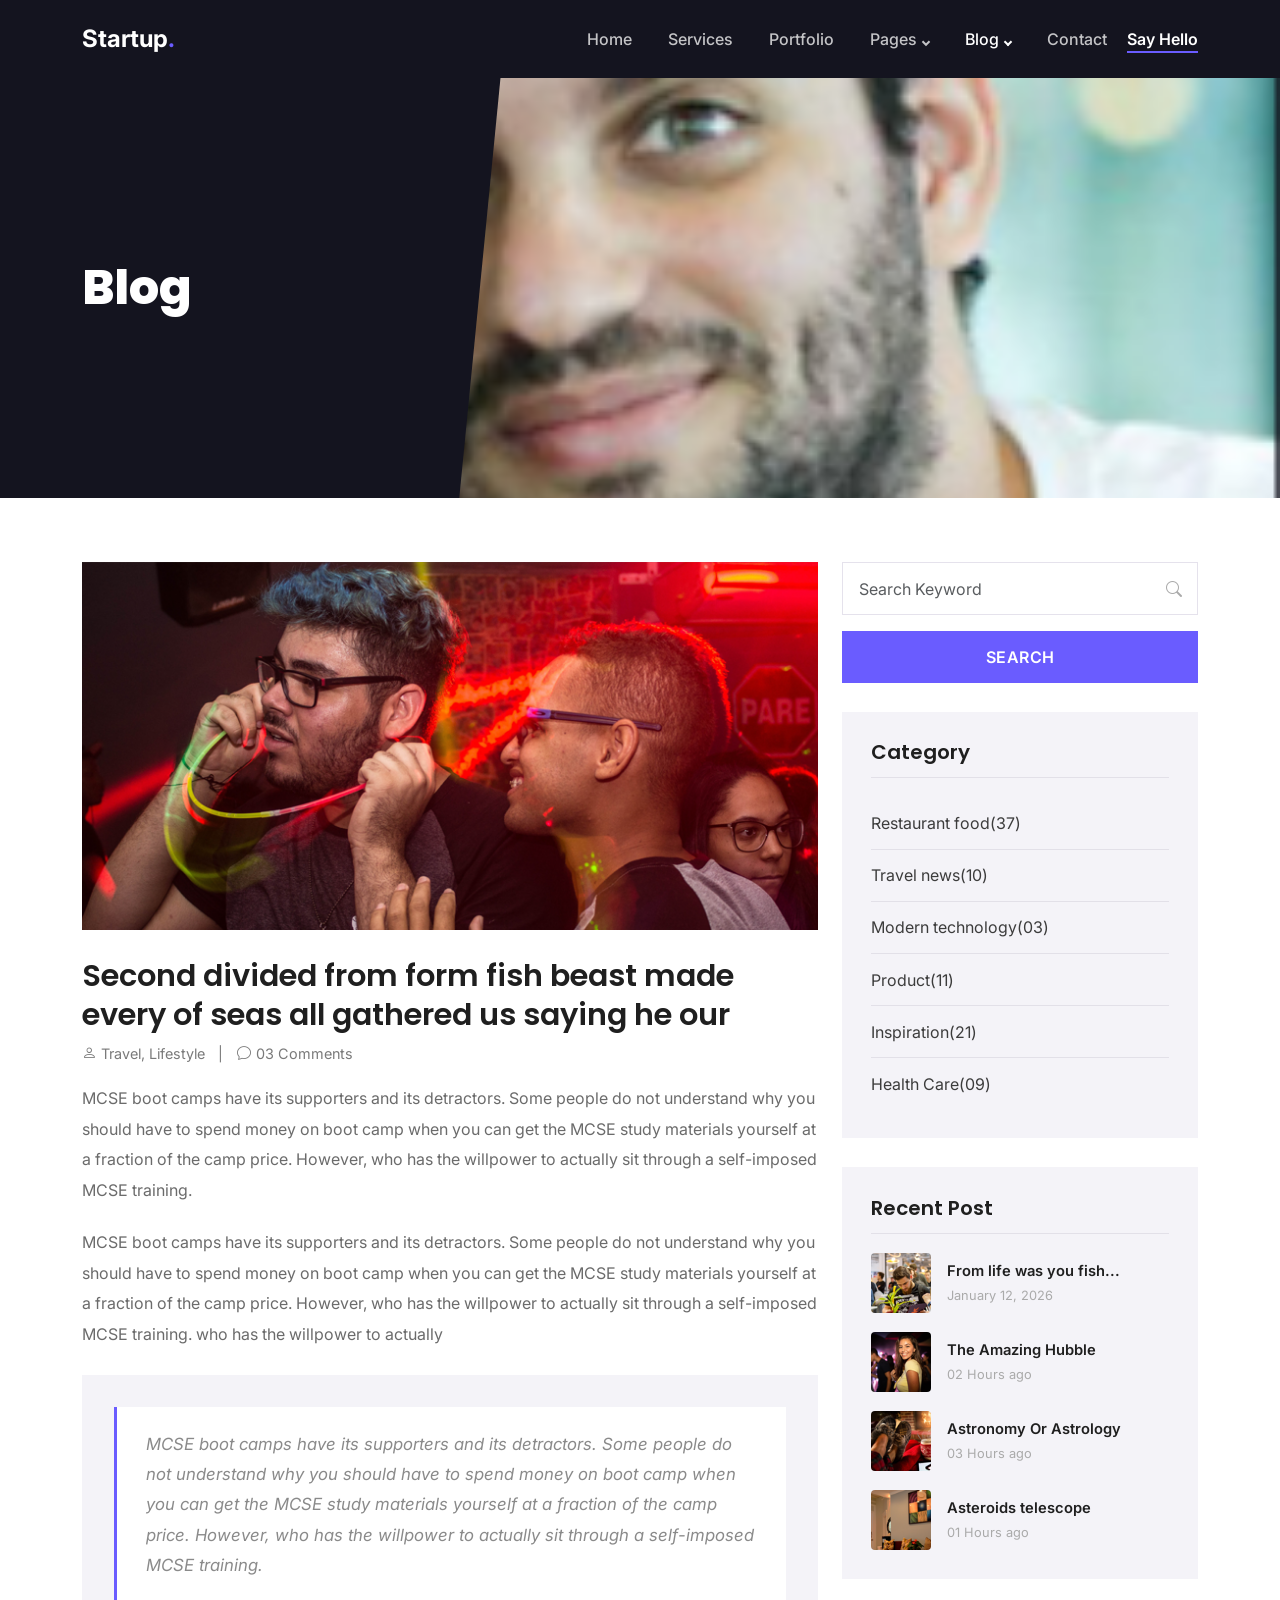
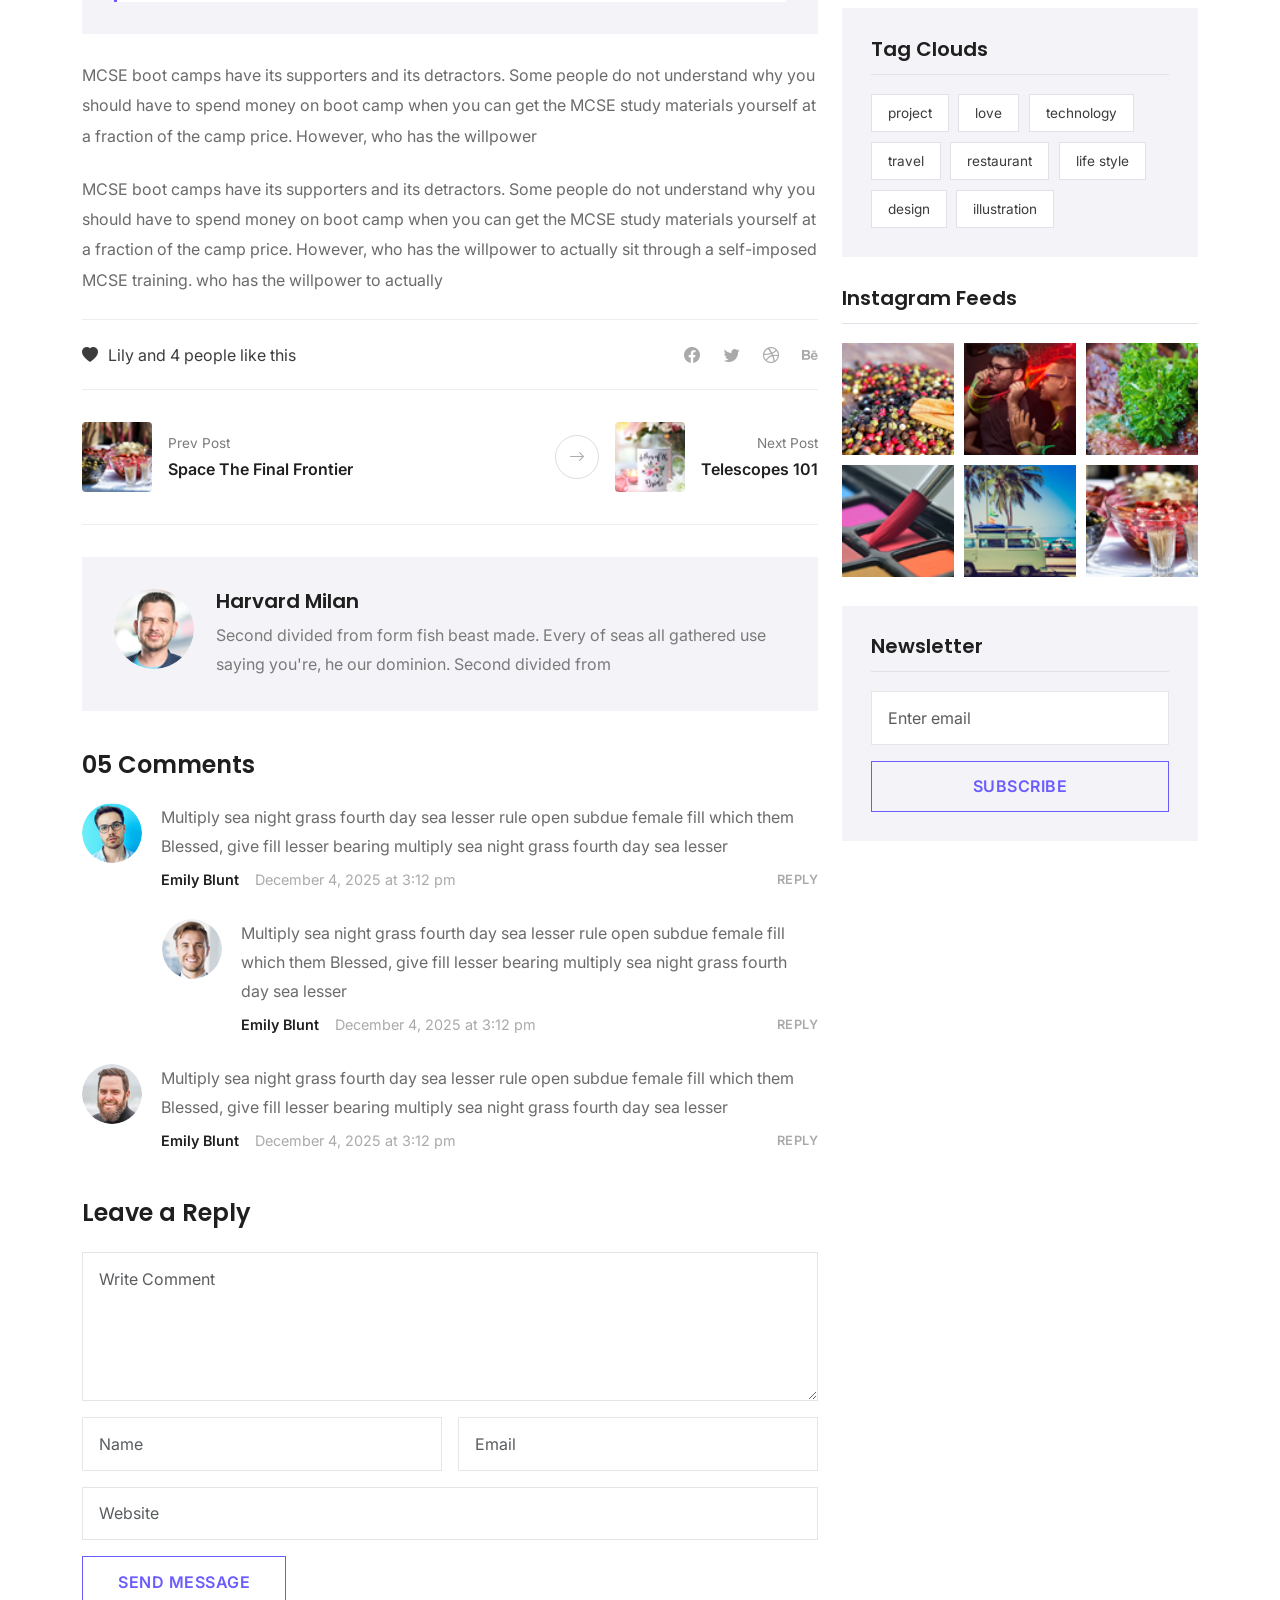
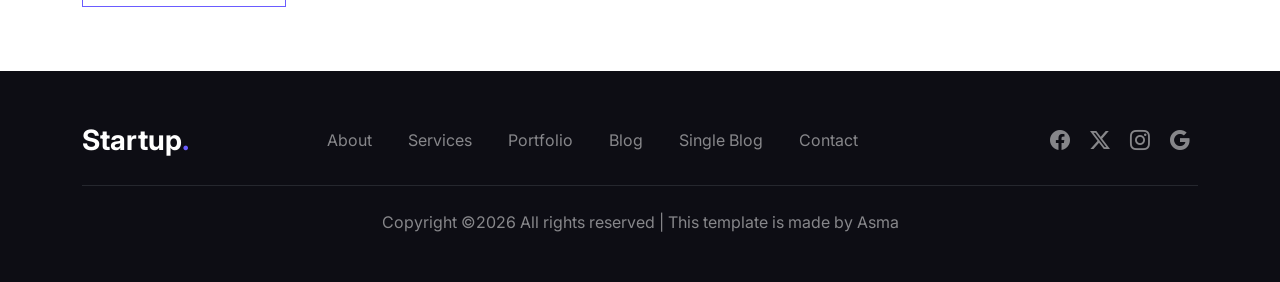
<file: Task5/single-blog.html>
<!DOCTYPE html>
<html lang="en">
<head>
<meta charset="UTF-8">
<meta name="viewport" content="width=device-width, initial-scale=1.0">
<title>Startup | Single Blog</title>

<link href="https://cdn.jsdelivr.net/npm/bootstrap@5.3.3/dist/css/bootstrap.min.css" rel="stylesheet">
<link rel="stylesheet" href="https://cdn.jsdelivr.net/npm/bootstrap-icons@1.11.3/font/bootstrap-icons.css">
<link rel="preconnect" href="https://fonts.googleapis.com">
<link href="https://fonts.googleapis.com/css2?family=Poppins:wght@300;400;500;600;700;800&family=Inter:wght@400;500;600&display=swap" rel="stylesheet">

<style>
  :root{
    --brand:#6a5cff;
    --brand-dark:#5644e0;
    --ink:#0d0d14;
    --ink-2:#14141f;
    --sidebar-bg:#f4f3f8;
    --text-muted:#7a7a7a;
  }
  body{ font-family:'Inter', sans-serif; color:#3c3c3c; margin:0; }
  a{ text-decoration:none; }
  h1,h2,h3,h4,h5{ font-family:'Poppins', sans-serif; font-weight:600; color:#1f1f1f; }

  .site-navbar{ padding: 1rem 0; }
  .site-navbar .navbar-brand{ color:#fff; }
  .navbar-toggle-checkbox{ display:none; }
  .navbar-toggle-btn{
    display:none; flex-direction:column; gap:5px; cursor:pointer;
    background:none; border:0; padding:6px; margin-left:auto;
  }
  .navbar-toggle-btn span{ width:24px; height:2px; background:#fff; display:block; }
  .nav-list{
    list-style:none; display:flex; align-items:center; gap:.25rem;
    margin:0; padding:0; margin-left:auto;
  }
  .nav-list .nav-item{ position:relative; }
  .nav-list .nav-link{ display:block; padding:.5rem 1rem; color:rgba(255,255,255,.75); font-weight:500; }
  .nav-list .nav-link:hover, .nav-list .nav-link.active{ color:#fff; }
  .has-dropdown > .nav-link::after{
    content:""; display:inline-block; width:6px; height:6px;
    border-right:2px solid currentColor; border-bottom:2px solid currentColor;
    transform:rotate(45deg); margin-left:6px;
  }
  .dropdown-panel{
    position:absolute; top:100%; left:0; min-width:190px;
    background: var(--ink-2); border-radius:.5rem; padding:.5rem 0;
    box-shadow:0 12px 30px rgba(0,0,0,.35);
    opacity:0; visibility:hidden; transform:translateY(6px);
    transition:opacity .18s ease, transform .18s ease, visibility .18s;
    z-index:20;
  }
  .has-dropdown:hover .dropdown-panel,
  .has-dropdown:focus-within .dropdown-panel{ opacity:1; visibility:visible; transform:translateY(0); }
  .dropdown-panel a{ display:block; padding:.6rem 1.1rem; color:#d8d8dc; font-size:.9rem; }
  .dropdown-panel a:hover{ color:#fff; background:rgba(255,255,255,.05); }
  .say-hello{ color:#fff; border-bottom:2px solid var(--brand); padding-bottom:2px; font-weight:600; }

  @media (max-width: 991.98px){
    .navbar-toggle-btn{ display:flex; }
    .nav-list{
      position:fixed; top:70px; left:0; right:0; bottom:0;
      background:var(--ink-2); flex-direction:column; align-items:stretch;
      gap:0; padding:1rem 1.5rem 2rem; transform:translateX(100%);
      transition:transform .25s ease; overflow-y:auto;
    }
    .navbar-toggle-checkbox:checked ~ .nav-list{ transform:translateX(0); }
    .nav-list .nav-item{ border-bottom:1px solid rgba(255,255,255,.08); }
    .nav-list .nav-link{ padding:1rem 0; }
    .dropdown-panel{
      position:static; opacity:1; visibility:visible; transform:none;
      box-shadow:none; background:transparent; display:none; padding-left:1rem;
    }
    .has-dropdown:focus-within .dropdown-panel{ display:block; }
    .say-hello{ display:inline-block; margin-top:1rem; }
  }

  .page-banner{
  position:relative; min-height:420px; display:flex; align-items:center; overflow:hidden;
  background: var(--ink-2);
}
.page-banner-photo{
  position:absolute; inset:0;
  background: url('hero.png') center/cover no-repeat;
}
.page-banner-overlay{
  position:absolute; top:0; left:0; bottom:0; width:46%;
  background: var(--ink-2);
  clip-path: polygon(0 0, 85% 0, 78% 100%, 0% 100%);
}
.page-banner .container{ position:relative; z-index:2; }
.page-banner h1{ color:#fff; font-weight:800; font-size:3rem; margin:0; }
@media (max-width: 640px){
  .page-banner-overlay{ width:100%; clip-path:none; background:rgba(20,20,31,.75); }
}

  .section-py{ padding: 4rem 0; }

  .post-title{ font-size:1.9rem; line-height:1.3; margin-top:1.6rem; }
  .post-meta{ color:var(--text-muted); font-size:.9rem; margin-bottom:1.2rem; }
  .post-meta i{ margin-right:.3rem; }
  .post-meta .divider{ margin:0 .6rem; }
  .post-body p{ color:#6b6b6b; line-height:1.9; margin-bottom:1.4rem; }
  blockquote.post-quote{ background:var(--sidebar-bg); padding:2rem; margin:1.6rem 0; }
  blockquote.post-quote .inner{
    background:#fff; border-left:3px solid var(--brand); padding:1.4rem 1.8rem;
    font-style:italic; color:#8a8a8a; font-size:1.05rem; line-height:1.8;
  }
  .post-social{
    display:flex; align-items:center; justify-content:space-between; padding:1.4rem 0;
    border-top:1px solid #eee; border-bottom:1px solid #eee; margin:1.5rem 0 2rem;
  }
  .post-social .likes{ color:#3c3c3c; display:flex; align-items:center; gap:.6rem; }
  .post-social .share a{ color:#aaa; margin-left:1.2rem; font-size:1rem; }
  .post-social .share a:hover{ color:var(--brand); }
  .post-nav{ display:flex; justify-content:space-between; align-items:center; padding-bottom:2rem; margin-bottom:2rem; border-bottom:1px solid #eee; }
  .post-nav .nav-item-block{ display:flex; align-items:center; gap:1rem; }
  .post-nav img{ width:70px; height:70px; object-fit:cover; border-radius:4px; }
  .post-nav .label{ color:var(--text-muted); font-size:.85rem; display:block; margin-bottom:.2rem; }
  .post-nav .title{ font-weight:600; color:#1f1f1f; }
  .post-nav .next-block{ text-align:right; flex-direction:row-reverse; }
  .post-nav .arrow-box{ width:44px; height:44px; border:1px solid #ddd; border-radius:50%; display:flex; align-items:center; justify-content:center; color:#aaa; transition:.2s; }
  .post-nav a:hover .arrow-box{ background:var(--brand); border-color:var(--brand); color:#fff; }

  .author-box{ background:var(--sidebar-bg); padding:2rem; display:flex; gap:1.4rem; align-items:flex-start; margin-bottom:2.5rem; }
  .author-box img{ width:80px; height:80px; border-radius:50%; object-fit:cover; flex-shrink:0; }
  .author-box p{ color:var(--text-muted); margin:0; line-height:1.8; }

  .comment-item{ display:flex; gap:1.2rem; margin-bottom:1.8rem; }
  .comment-item.reply{ margin-left:5rem; }
  .comment-item img{ width:60px; height:60px; border-radius:50%; object-fit:cover; flex-shrink:0; }
  .comment-item p{ color:#6b6b6b; margin-bottom:.5rem; line-height:1.8; }
  .comment-meta{ display:flex; align-items:center; gap:1rem; font-size:.9rem; }
  .comment-meta .name{ font-weight:600; color:#1f1f1f; }
  .comment-meta .date{ color:#aaa; }
  .comment-meta .reply-link{ margin-left:auto; color:#aaa; font-weight:600; letter-spacing:.5px; font-size:.8rem; }
  .comment-meta .reply-link:hover{ color:var(--brand); }

  .form-control{ border-radius:0; border:1px solid #e5e5e5; padding:.85rem 1rem; }
  .form-control:focus{ border-color:var(--brand); box-shadow:none; }
  .btn-outline-primary-custom{ border:1px solid var(--brand); color:var(--brand); background:transparent; padding:.8rem 2.2rem; font-weight:600; letter-spacing:.5px; transition:.25s; border-radius:0; }
  .btn-outline-primary-custom:hover{ background:var(--brand); color:#fff; }
  .btn-fill-primary-custom{ border:1px solid var(--brand); color:#fff; background:var(--brand); padding:.8rem 1.5rem; font-weight:600; letter-spacing:.5px; transition:.25s; border-radius:0; width:100%; }
  .btn-fill-primary-custom:hover{ background:transparent; color:var(--brand); }

  .widget{ background:var(--sidebar-bg); padding:1.8rem; margin-bottom:1.8rem; }
  .widget-plain{ padding:0; background:transparent; }
  .widget h5{ font-weight:600; margin-bottom:1.2rem; padding-bottom:.8rem; border-bottom:1px solid #e2e0e8; }
  .search-box{ position:relative; }
  .search-box input{ border-radius:0; border:1px solid #e5e2ec; padding:.85rem 2.6rem .85rem 1rem; }
  .search-box i{ position:absolute; right:1rem; top:50%; transform:translateY(-50%); color:#aaa; }
  .category-list{ list-style:none; padding:0; margin:1rem 0 0; }
  .category-list li{ border-bottom:1px solid #e2e0e8; }
  .category-list li:last-child{ border-bottom:none; }
  .category-list a{ display:flex; justify-content:space-between; padding:.85rem 0; color:#3c3c3c; }
  .category-list a:hover{ color:var(--brand); }
  .recent-post{ display:flex; gap:1rem; align-items:center; margin-bottom:1.2rem; }
  .recent-post:last-child{ margin-bottom:0; }
  .recent-post img{ width:60px; height:60px; object-fit:cover; border-radius:4px; flex-shrink:0; }
  .recent-post .title{ font-weight:600; font-size:.92rem; color:#1f1f1f; display:block; }
  .recent-post .title:hover{ color:var(--brand); }
  .recent-post .date{ font-size:.8rem; color:#aaa; }
  .tag-cloud{ display:flex; flex-wrap:wrap; gap:.6rem; margin-top:1rem; }
  .tag-cloud a{ border:1px solid #e2e0e8; background:#fff; color:#3c3c3c; font-size:.85rem; padding:.5rem 1rem; }
  .tag-cloud a:hover{ background:var(--brand); border-color:var(--brand); color:#fff; }
  .insta-grid{ display:grid; grid-template-columns:repeat(3,1fr); gap:.6rem; margin-top:1rem; }
  .insta-grid img{ width:100%; aspect-ratio:1/1; object-fit:cover; }

  footer a{ transition: .3s; }
  footer a:hover{ color: #6a5cff !important; }
  footer .navbar-brand{ font-size:2rem; }
  footer .bi{ font-size:18px; }

  @media (max-width:991px){
    .hero-content h1{ font-size:2.6rem; }
    .post-nav .next-block{ text-align:left; flex-direction:row; }
    .comment-item.reply{ margin-left:1.5rem; }
  }
</style>
</head>
<body>

<nav class="navbar site-navbar navbar-dark bg-ink" style="background-color:var(--ink-2);">
  <div class="container d-flex align-items-center">
    <a class="navbar-brand fw-bold fs-4 brand-font" href="index.html#home">Startup<span class="text-brand" style="color:var(--brand);">.</span></a>

    <input type="checkbox" id="navToggle" class="navbar-toggle-checkbox">
    <label for="navToggle" class="navbar-toggle-btn" aria-label="Toggle menu">
      <span></span><span></span><span></span>
    </label>

    <ul class="nav-list">
      <li class="nav-item"><a class="nav-link" href="index.html#home">Home</a></li>
      <li class="nav-item"><a class="nav-link" href="index.html#services">Services</a></li>
      <li class="nav-item"><a class="nav-link" href="index.html#portfolio">Portfolio</a></li>
      <li class="nav-item has-dropdown">
        <a class="nav-link" href="#" tabindex="0">Pages</a>
        <div class="dropdown-panel">
          <a href="index.html#about">About Us</a>
          <a href="index.html#team">Our Team</a>
          <a href="index.html#testimonials">Testimonials</a>
        </div>
      </li>
      <li class="nav-item has-dropdown">
        <a class="nav-link active" href="#" tabindex="0">Blog</a>
        <div class="dropdown-panel">
          <a href="blog.html">Blog</a>
          <a href="single-blog.html">Single Blog</a>
        </div>
      </li>
      <li class="nav-item"><a class="nav-link" href="index.html#contact">Contact</a></li>
      <li class="nav-item"><a href="index.html#contact" class="say-hello">Say Hello</a></li>
    </ul>
  </div>
</nav>

<section class="page-banner">
  <div class="page-banner-photo"></div>
  <div class="page-banner-overlay"></div>
  <div class="container">
    <h1>Blog</h1>
  </div>
</section>

<section class="section-py">
  <div class="container">
    <div class="row gy-5">

      <div class="col-lg-8">

        <img src="1.png" class="img-fluid w-100" style="max-height:460px;object-fit:cover;" alt="Post cover">

        <h2 class="post-title">Second divided from form fish beast made every of seas all gathered us saying he our</h2>
        <div class="post-meta">
          <i class="bi bi-person"></i>Travel, Lifestyle
          <span class="divider">|</span>
          <i class="bi bi-chat"></i>03 Comments
        </div>

        <div class="post-body">
          <p>MCSE boot camps have its supporters and its detractors. Some people do not understand why you should have to spend money on boot camp when you can get the MCSE study materials yourself at a fraction of the camp price. However, who has the willpower to actually sit through a self-imposed MCSE training.</p>
          <p>MCSE boot camps have its supporters and its detractors. Some people do not understand why you should have to spend money on boot camp when you can get the MCSE study materials yourself at a fraction of the camp price. However, who has the willpower to actually sit through a self-imposed MCSE training. who has the willpower to actually</p>

          <blockquote class="post-quote">
            <div class="inner">
              MCSE boot camps have its supporters and its detractors. Some people do not understand why you should have to spend money on boot camp when you can get the MCSE study materials yourself at a fraction of the camp price. However, who has the willpower to actually sit through a self-imposed MCSE training.
            </div>
          </blockquote>

          <p>MCSE boot camps have its supporters and its detractors. Some people do not understand why you should have to spend money on boot camp when you can get the MCSE study materials yourself at a fraction of the camp price. However, who has the willpower</p>
          <p>MCSE boot camps have its supporters and its detractors. Some people do not understand why you should have to spend money on boot camp when you can get the MCSE study materials yourself at a fraction of the camp price. However, who has the willpower to actually sit through a self-imposed MCSE training. who has the willpower to actually</p>
        </div>

        <div class="post-social">
          <div class="likes"><i class="bi bi-heart-fill"></i> Lily and 4 people like this</div>
          <div class="share">
            <a href="#"><i class="bi bi-facebook"></i></a>
            <a href="#"><i class="bi bi-twitter"></i></a>
            <a href="#"><i class="bi bi-dribbble"></i></a>
            <a href="#"><i class="bi bi-behance"></i></a>
          </div>
        </div>

        <div class="post-nav">
          <a href="blog.html" class="nav-item-block prev-block">
            <img src="prev.png" alt="Prev post">
            <div>
              <span class="label">Prev Post</span>
              <span class="title">Space The Final Frontier</span>
            </div>
          </a>
          <a href="blog.html" class="nav-item-block next-block">
            <div>
              <span class="label">Next Post</span>
              <span class="title">Telescopes 101</span>
            </div>
            <img src="next.png" alt="Next post">
            <span class="arrow-box"><i class="bi bi-arrow-right"></i></span>
          </a>
        </div>

        <div class="author-box">
          <img src="milan.png" alt="Author">
          <div>
            <h5>Harvard Milan</h5>
            <p>Second divided from form fish beast made. Every of seas all gathered use saying you're, he our dominion. Second divided from</p>
          </div>
        </div>

        <h4 class="comments-title mb-4">05 Comments</h4>

        <div class="comment-item">
          <img src="blunt1.png" alt="Commenter">
          <div class="w-100">
            <p>Multiply sea night grass fourth day sea lesser rule open subdue female fill which them Blessed, give fill lesser bearing multiply sea night grass fourth day sea lesser</p>
            <div class="comment-meta">
              <span class="name">Emily Blunt</span>
              <span class="date">December 4, 2025 at 3:12 pm</span>
              <a href="#" class="reply-link">REPLY</a>
            </div>
          </div>
        </div>

        <div class="comment-item reply">
          <img src="blunt2.png" alt="Commenter">
          <div class="w-100">
            <p>Multiply sea night grass fourth day sea lesser rule open subdue female fill which them Blessed, give fill lesser bearing multiply sea night grass fourth day sea lesser</p>
            <div class="comment-meta">
              <span class="name">Emily Blunt</span>
              <span class="date">December 4, 2025 at 3:12 pm</span>
              <a href="#" class="reply-link">REPLY</a>
            </div>
          </div>
        </div>

        <div class="comment-item">
          <img src="blunt3.png" alt="Commenter">
          <div class="w-100">
            <p>Multiply sea night grass fourth day sea lesser rule open subdue female fill which them Blessed, give fill lesser bearing multiply sea night grass fourth day sea lesser</p>
            <div class="comment-meta">
              <span class="name">Emily Blunt</span>
              <span class="date">December 4, 2025 at 3:12 pm</span>
              <a href="#" class="reply-link">REPLY</a>
            </div>
          </div>
        </div>

        <h4 class="reply-form-title mt-5 mb-4">Leave a Reply</h4>
        <form class="row g-3">
          <div class="col-12"><textarea class="form-control" rows="5" placeholder="Write Comment"></textarea></div>
          <div class="col-md-6"><input type="text" class="form-control" placeholder="Name"></div>
          <div class="col-md-6"><input type="email" class="form-control" placeholder="Email"></div>
          <div class="col-12"><input type="text" class="form-control" placeholder="Website"></div>
          <div class="col-12"><button type="submit" class="btn btn-outline-primary-custom">SEND MESSAGE</button></div>
        </form>

      </div>

      <div class="col-lg-4">

        <div class="widget widget-plain">
          <div class="search-box">
            <input type="text" class="form-control" placeholder="Search Keyword">
            <i class="bi bi-search"></i>
          </div>
          <button class="btn btn-fill-primary-custom mt-3">SEARCH</button>
        </div>

        <div class="widget">
          <h5>Category</h5>
          <ul class="category-list">
            <li><a href="#">Restaurant food(37)</a></li>
            <li><a href="#">Travel news(10)</a></li>
            <li><a href="#">Modern technology(03)</a></li>
            <li><a href="#">Product(11)</a></li>
            <li><a href="#">Inspiration(21)</a></li>
            <li><a href="#">Health Care(09)</a></li>
          </ul>
        </div>

        <div class="widget">
          <h5>Recent Post</h5>
          <div class="recent-post">
            <img src="rec1.png" alt="">
            <div><a href="single-blog.html" class="title">From life was you fish...</a><span class="date">January 12, 2026</span></div>
          </div>
          <div class="recent-post">
            <img src="rec2.png" alt="">
            <div><a href="single-blog.html" class="title">The Amazing Hubble</a><span class="date">02 Hours ago</span></div>
          </div>
          <div class="recent-post">
            <img src="rec3.png" alt="">
            <div><a href="single-blog.html" class="title">Astronomy Or Astrology</a><span class="date">03 Hours ago</span></div>
          </div>
          <div class="recent-post">
            <img src="rec4.png" alt="">
            <div><a href="single-blog.html" class="title">Asteroids telescope</a><span class="date">01 Hours ago</span></div>
          </div>
        </div>

        <div class="widget">
          <h5>Tag Clouds</h5>
          <div class="tag-cloud">
            <a href="#">project</a><a href="#">love</a><a href="#">technology</a><a href="#">travel</a>
            <a href="#">restaurant</a><a href="#">life style</a><a href="#">design</a><a href="#">illustration</a>
          </div>
        </div>

        <div class="widget widget-plain">
          <h5>Instagram Feeds</h5>
          <div class="insta-grid">
            <img src="ins1.png" alt="">
            <img src="ins2.png" alt="">
            <img src="ins3.png" alt="">
            <img src="ins4.png" alt="">
            <img src="ins5.png" alt="">
            <img src="ins6.png" alt="">
          </div>
        </div>

        <div class="widget newsletter-widget">
          <h5>Newsletter</h5>
          <input type="email" class="form-control mb-3" placeholder="Enter email">
          <button class="btn btn-outline-primary-custom w-100">SUBSCRIBE</button>
        </div>

      </div>
    </div>
  </div>
</section>

<footer class="text-white py-5" style="background-color:var(--ink);">
  <div class="container">
    <div class="row align-items-center">
      <div class="col-lg-2 text-center text-lg-start mb-3 mb-lg-0">
        <a href="index.html#home" class="navbar-brand fw-bold fs-3 brand-font text-white">Startup<span style="color:var(--brand);">.</span></a>
      </div>
      <div class="col-lg-7 text-center mb-3 mb-lg-0">
        <a href="index.html#about" class="text-white-50 mx-3">About</a>
        <a href="index.html#services" class="text-white-50 mx-3">Services</a>
        <a href="index.html#portfolio" class="text-white-50 mx-3">Portfolio</a>
        <a href="blog.html" class="text-white-50 mx-3">Blog</a>
        <a href="single-blog.html" class="text-white-50 mx-3">Single Blog</a>
        <a href="index.html#contact" class="text-white-50 mx-3">Contact</a>
      </div>
      <div class="col-lg-3 text-center text-lg-end">
        <a href="#" class="text-white-50 mx-2"><i class="bi bi-facebook fs-5"></i></a>
        <a href="#" class="text-white-50 mx-2"><i class="bi bi-twitter-x fs-5"></i></a>
        <a href="#" class="text-white-50 mx-2"><i class="bi bi-instagram fs-5"></i></a>
        <a href="#" class="text-white-50 mx-2"><i class="bi bi-google fs-5"></i></a>
      </div>
    </div>
    <hr class="border-secondary my-4">
    <p class="text-center text-white-50 mb-0">Copyright &copy;2026 All rights reserved | This template is made by Asma</p>
  </div>
</footer>

</body>
</html>
</file>
<file: Task7/css/style.css>
body{
    background-color:#f8f9fa;
}

.card{
    border:none;
    border-radius:12px;
}

.card-header{
    background:white;
}

.form-control{
    border:1px solid #ced4da;
}

table td,
table th{
    vertical-align:middle;
}
</file>
